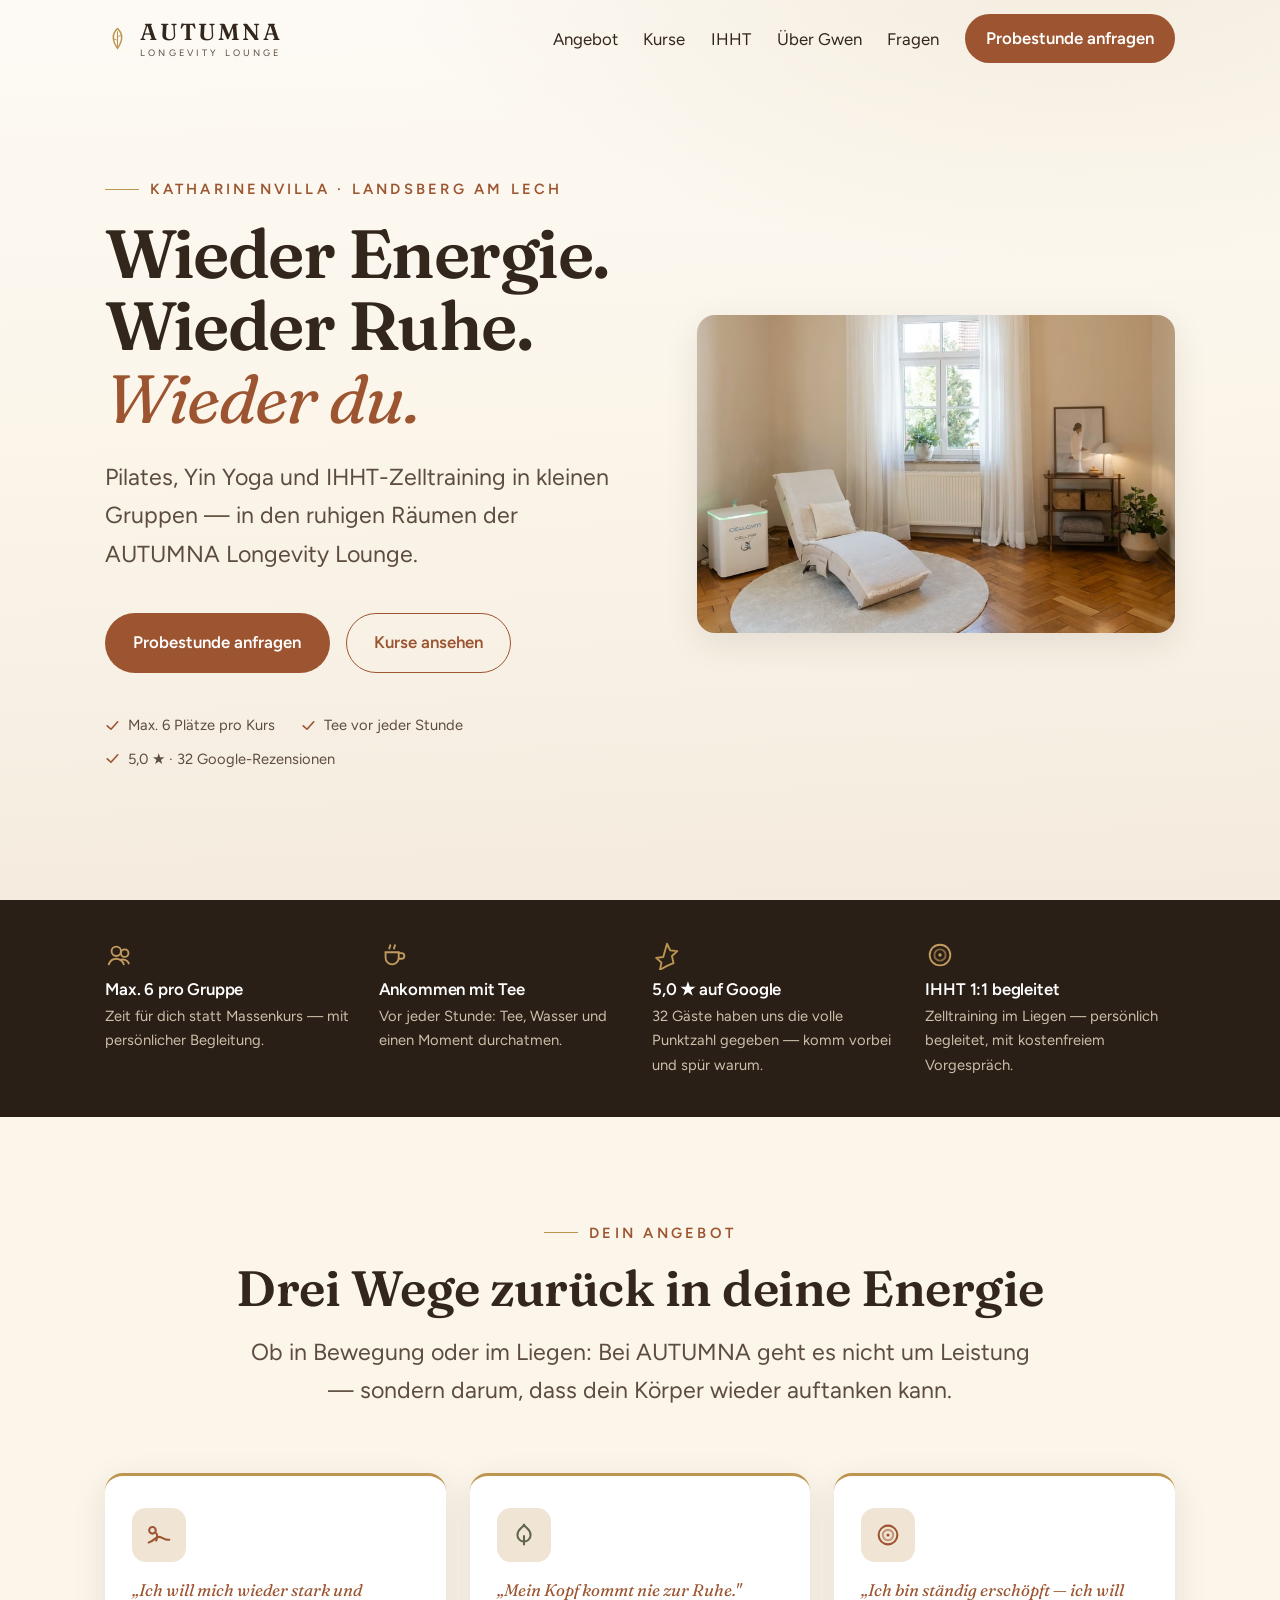
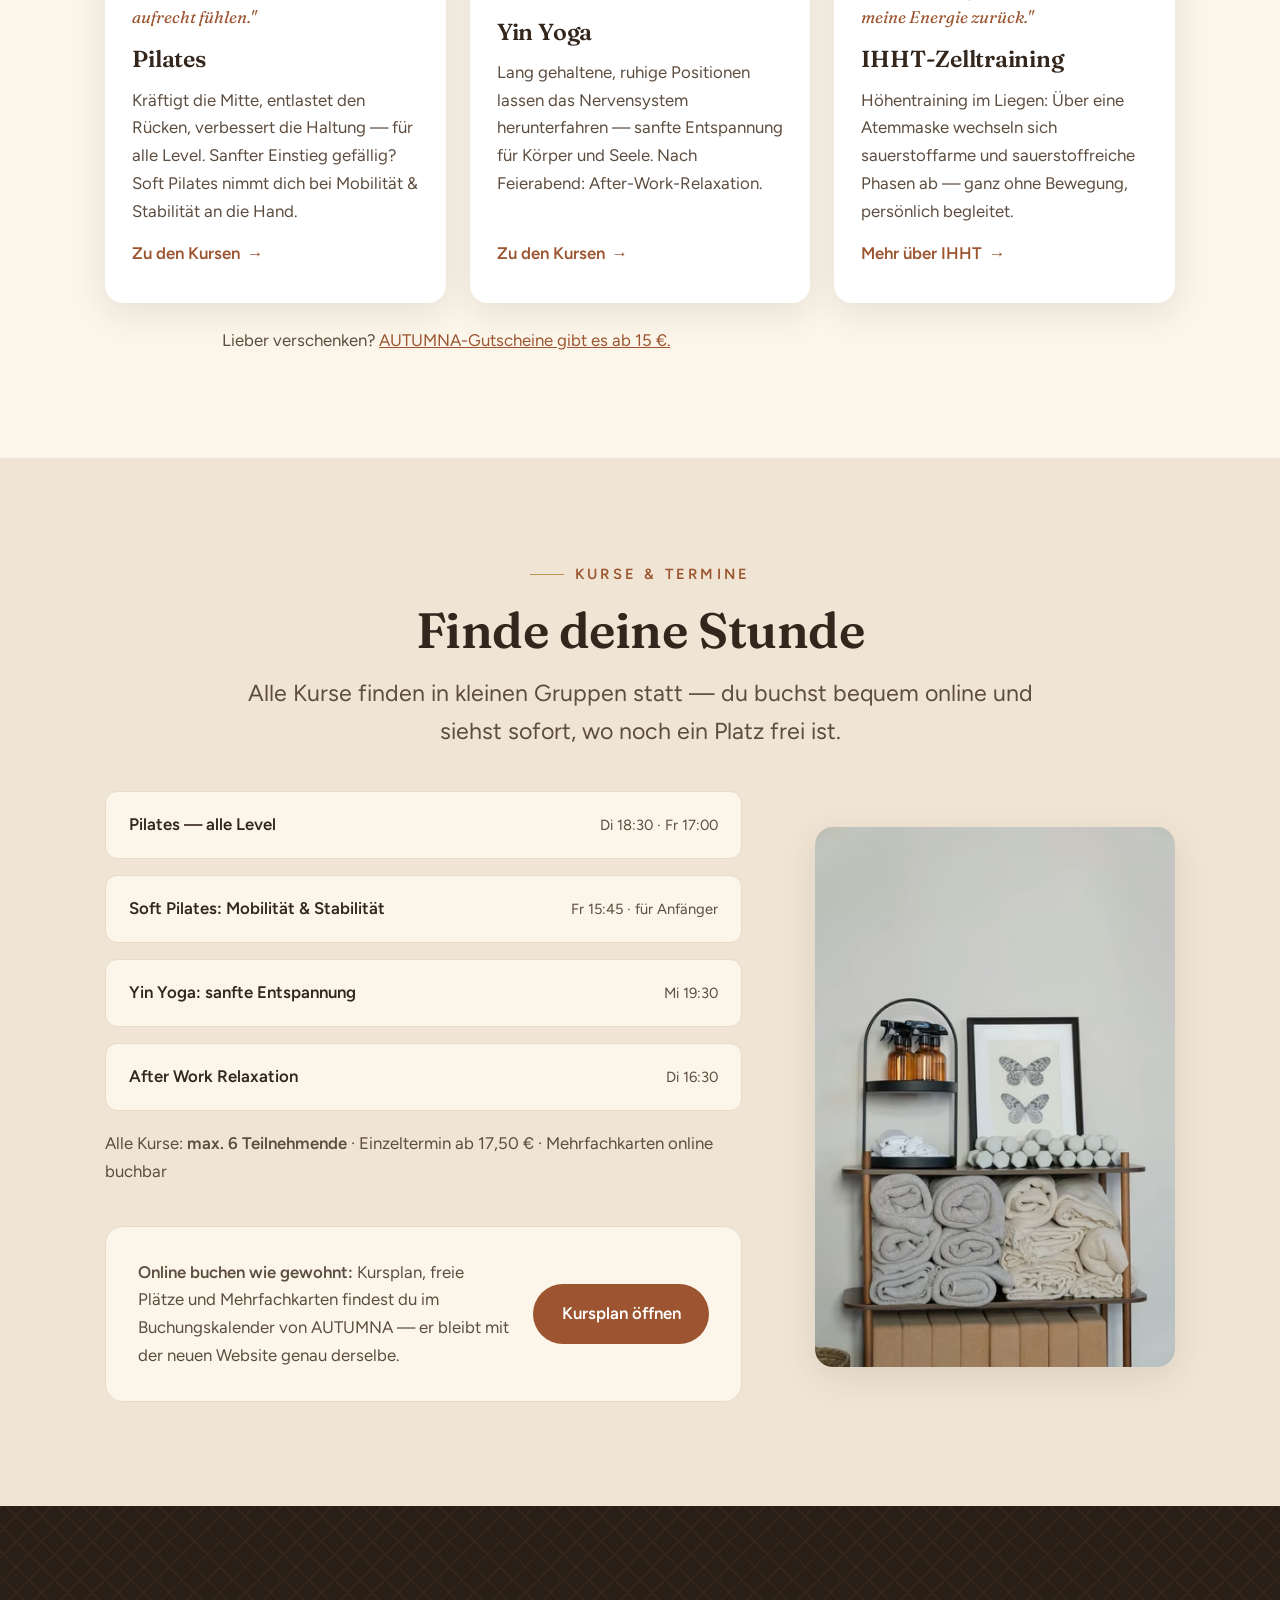
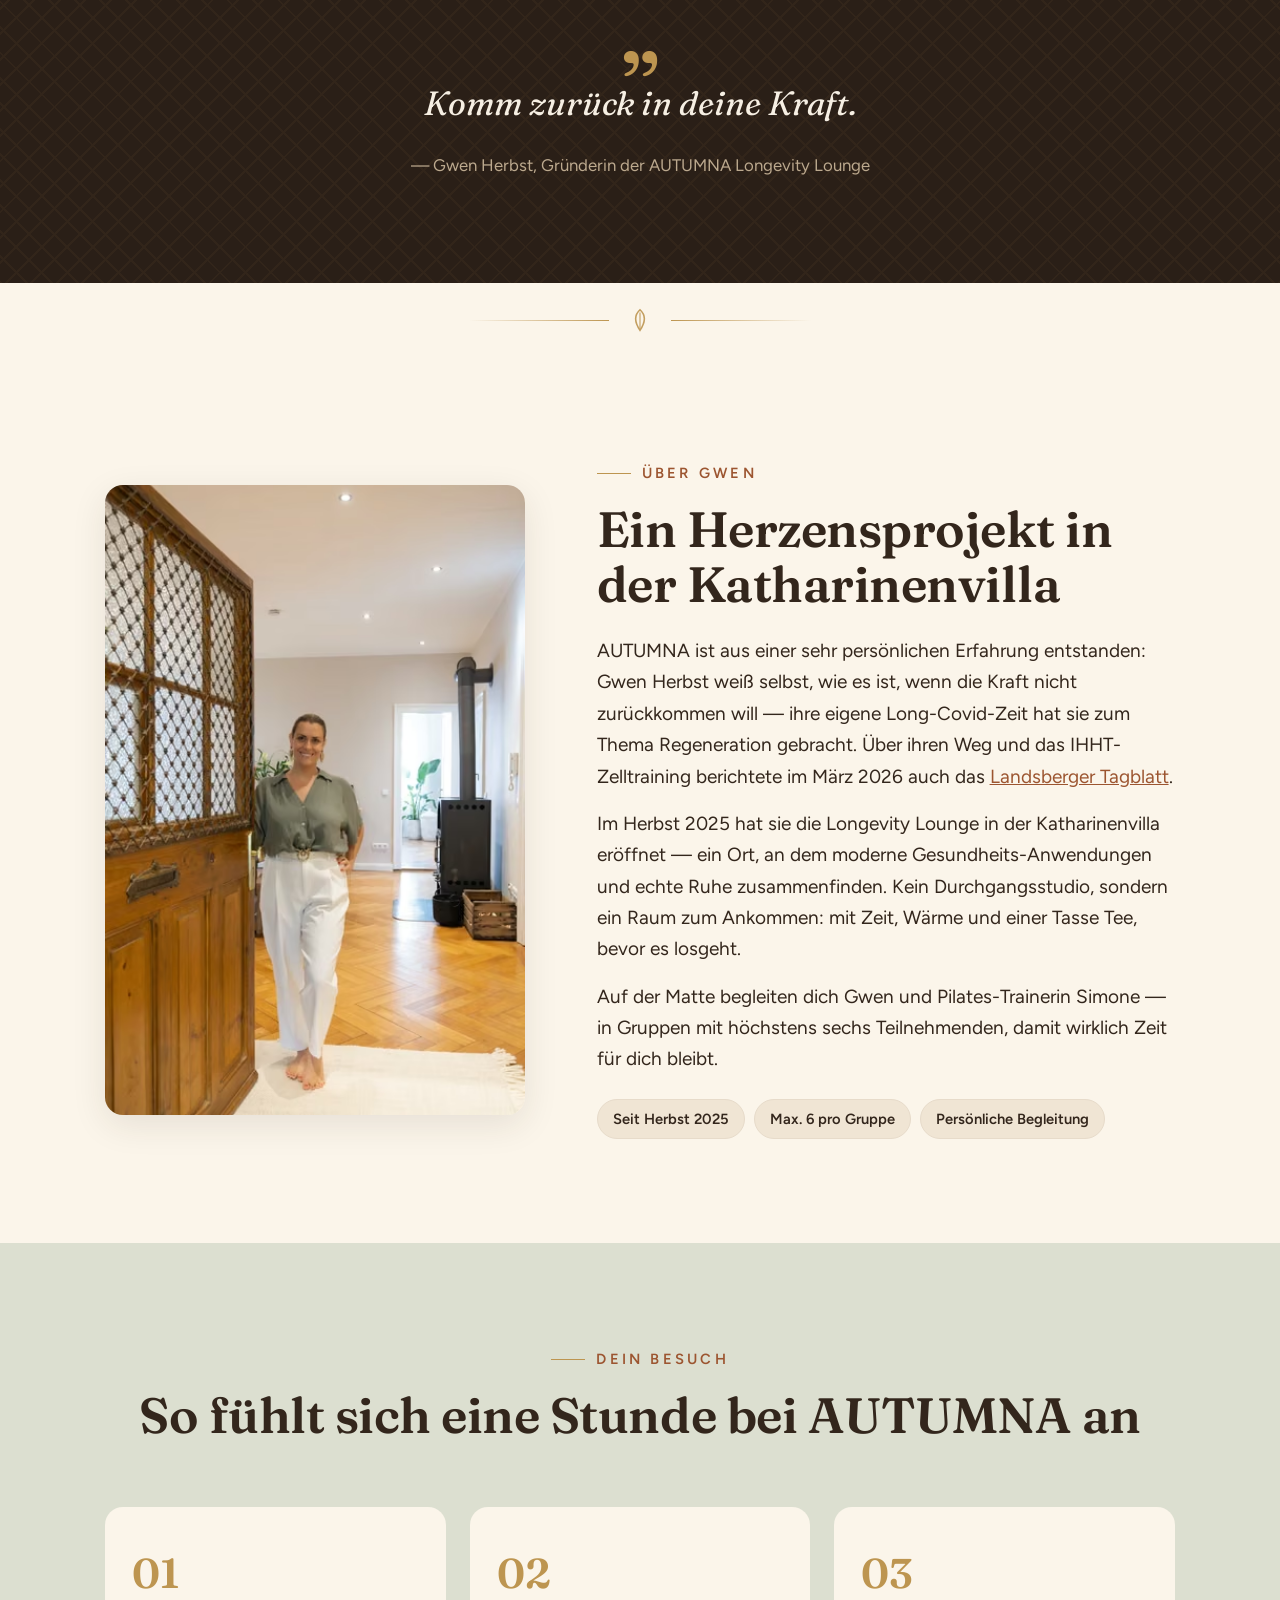
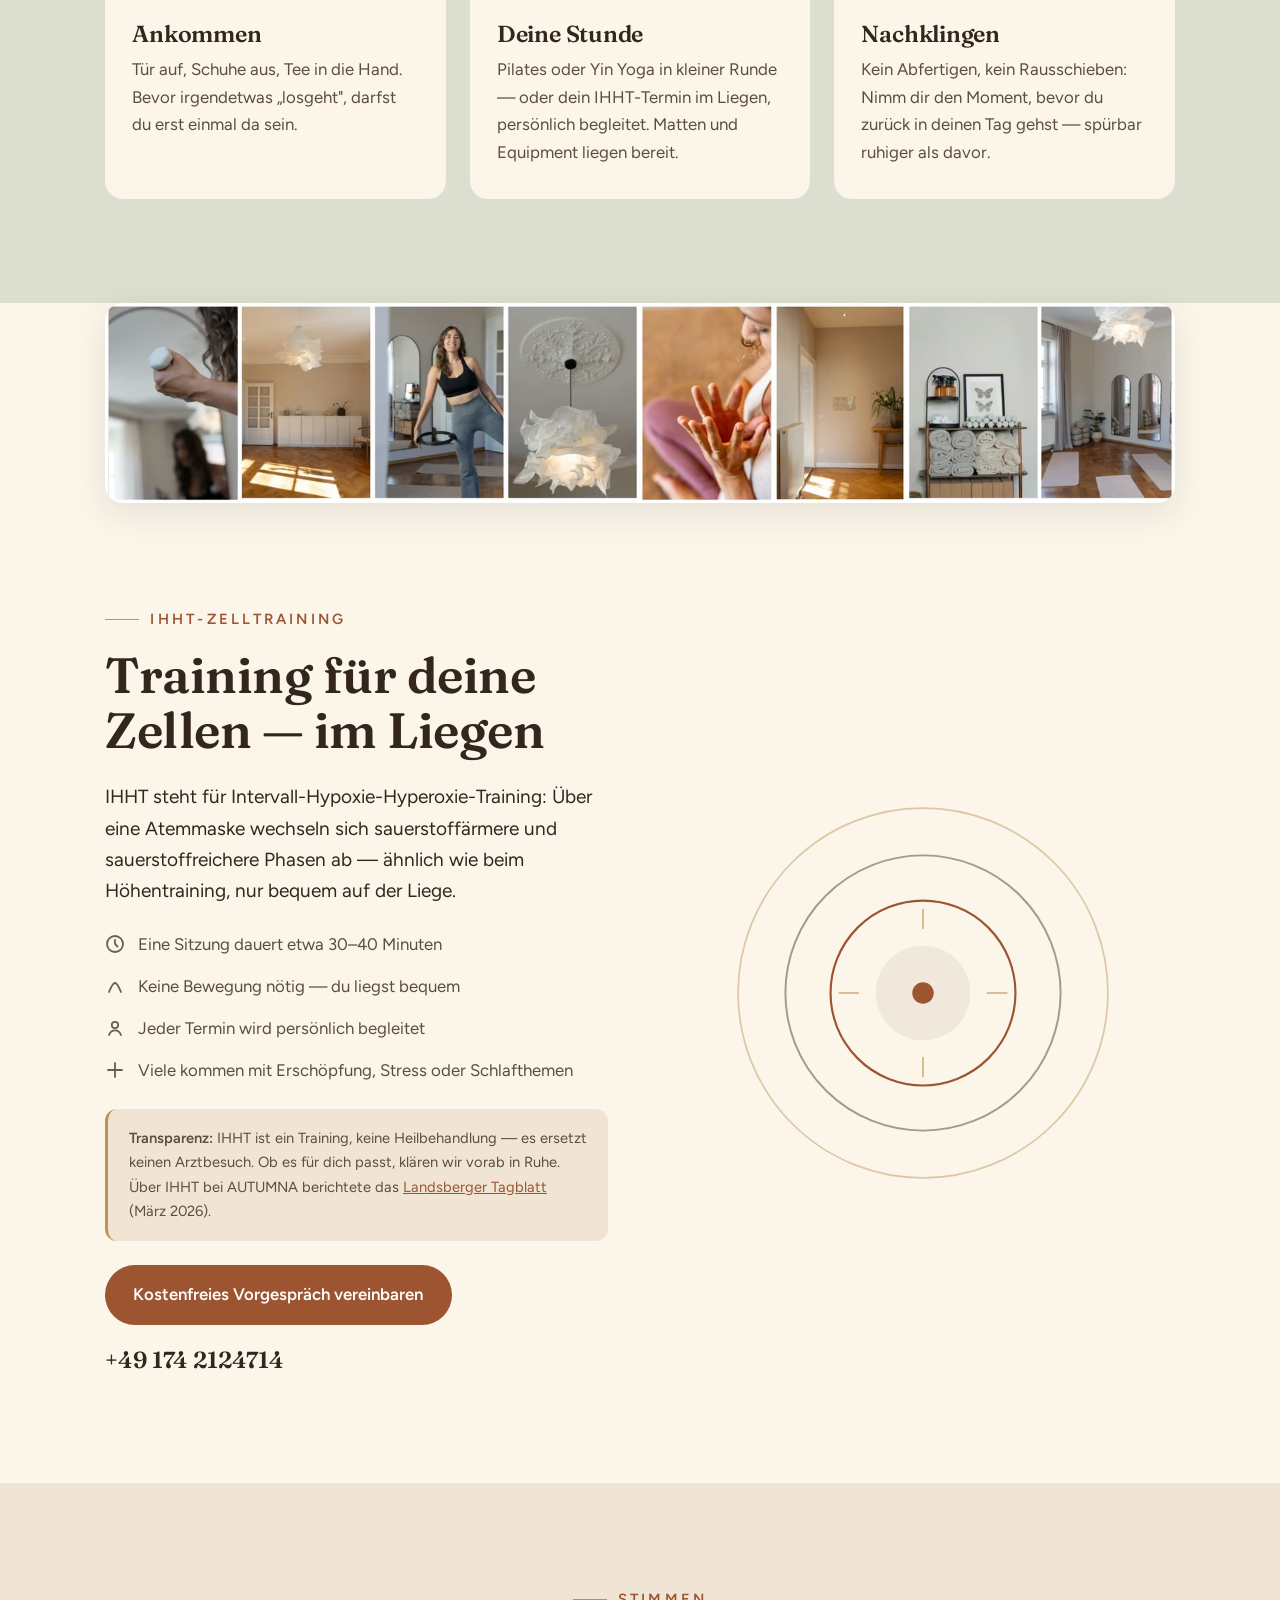
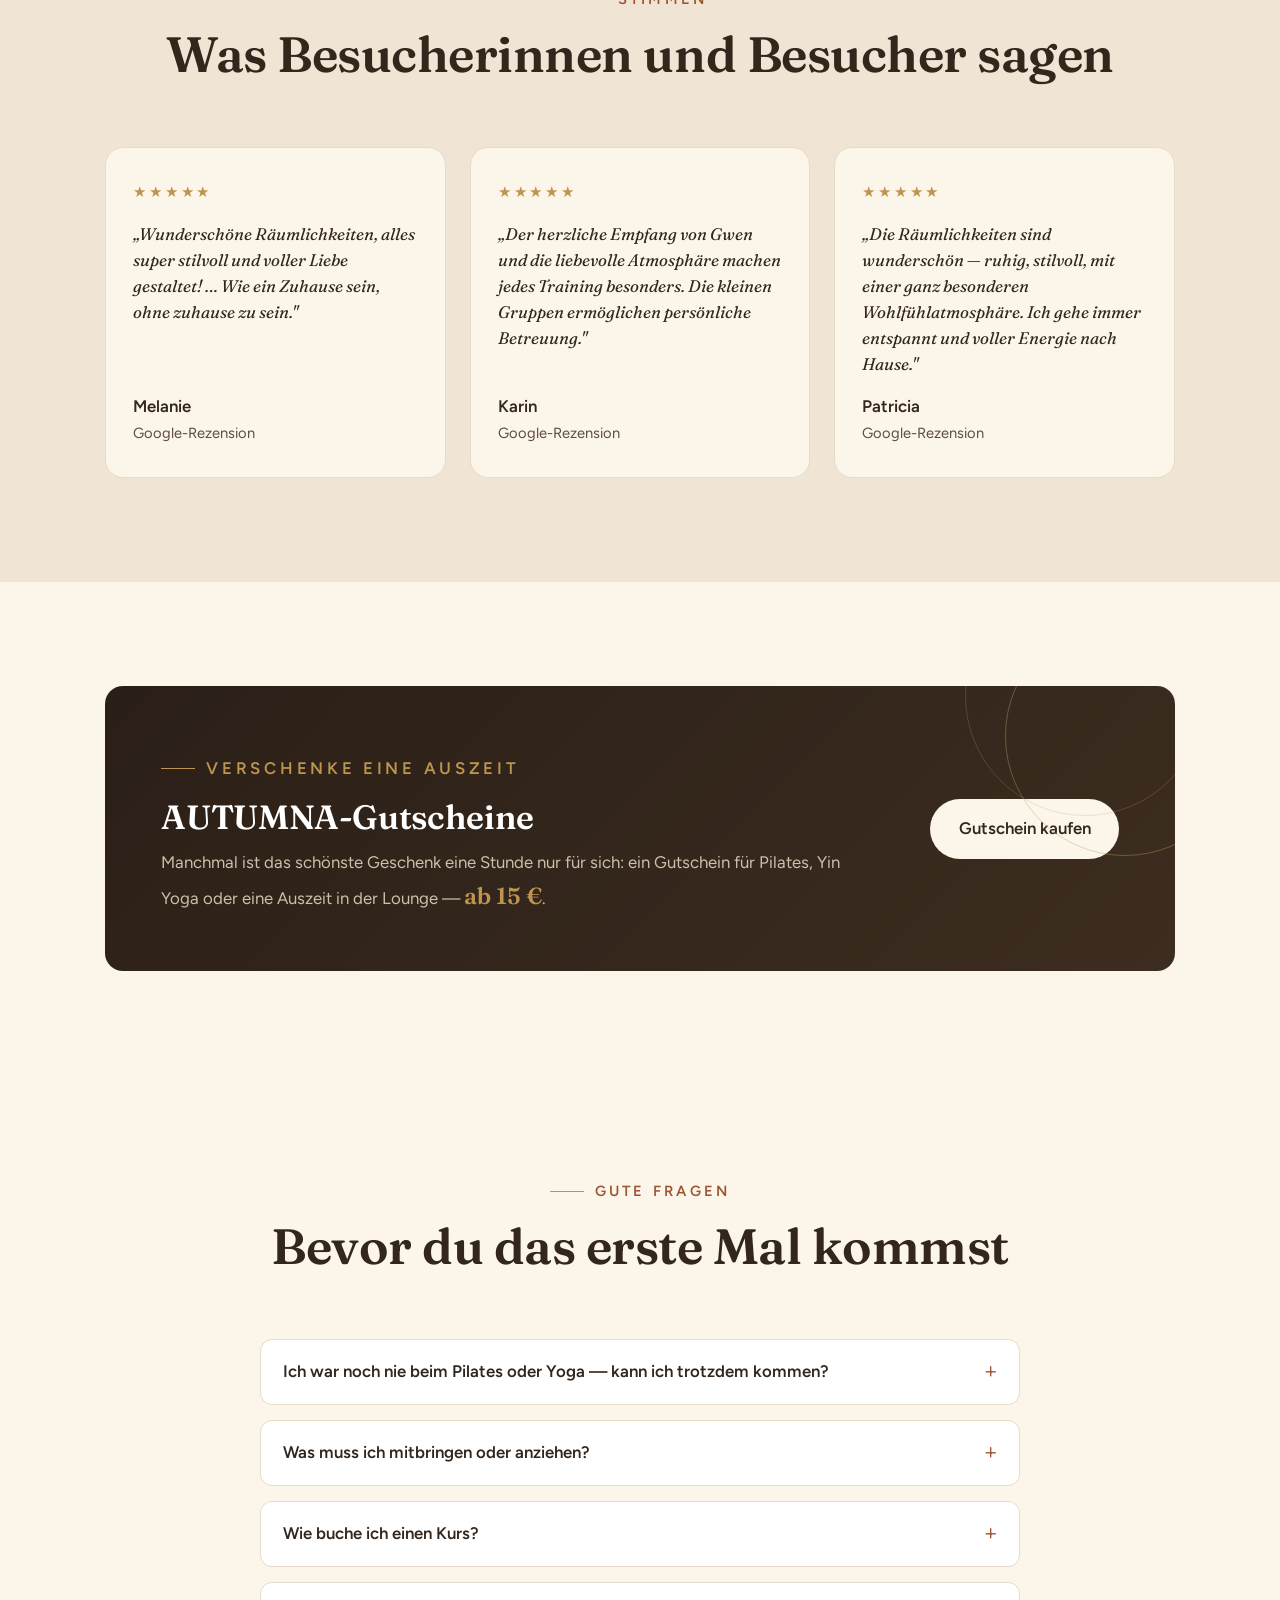
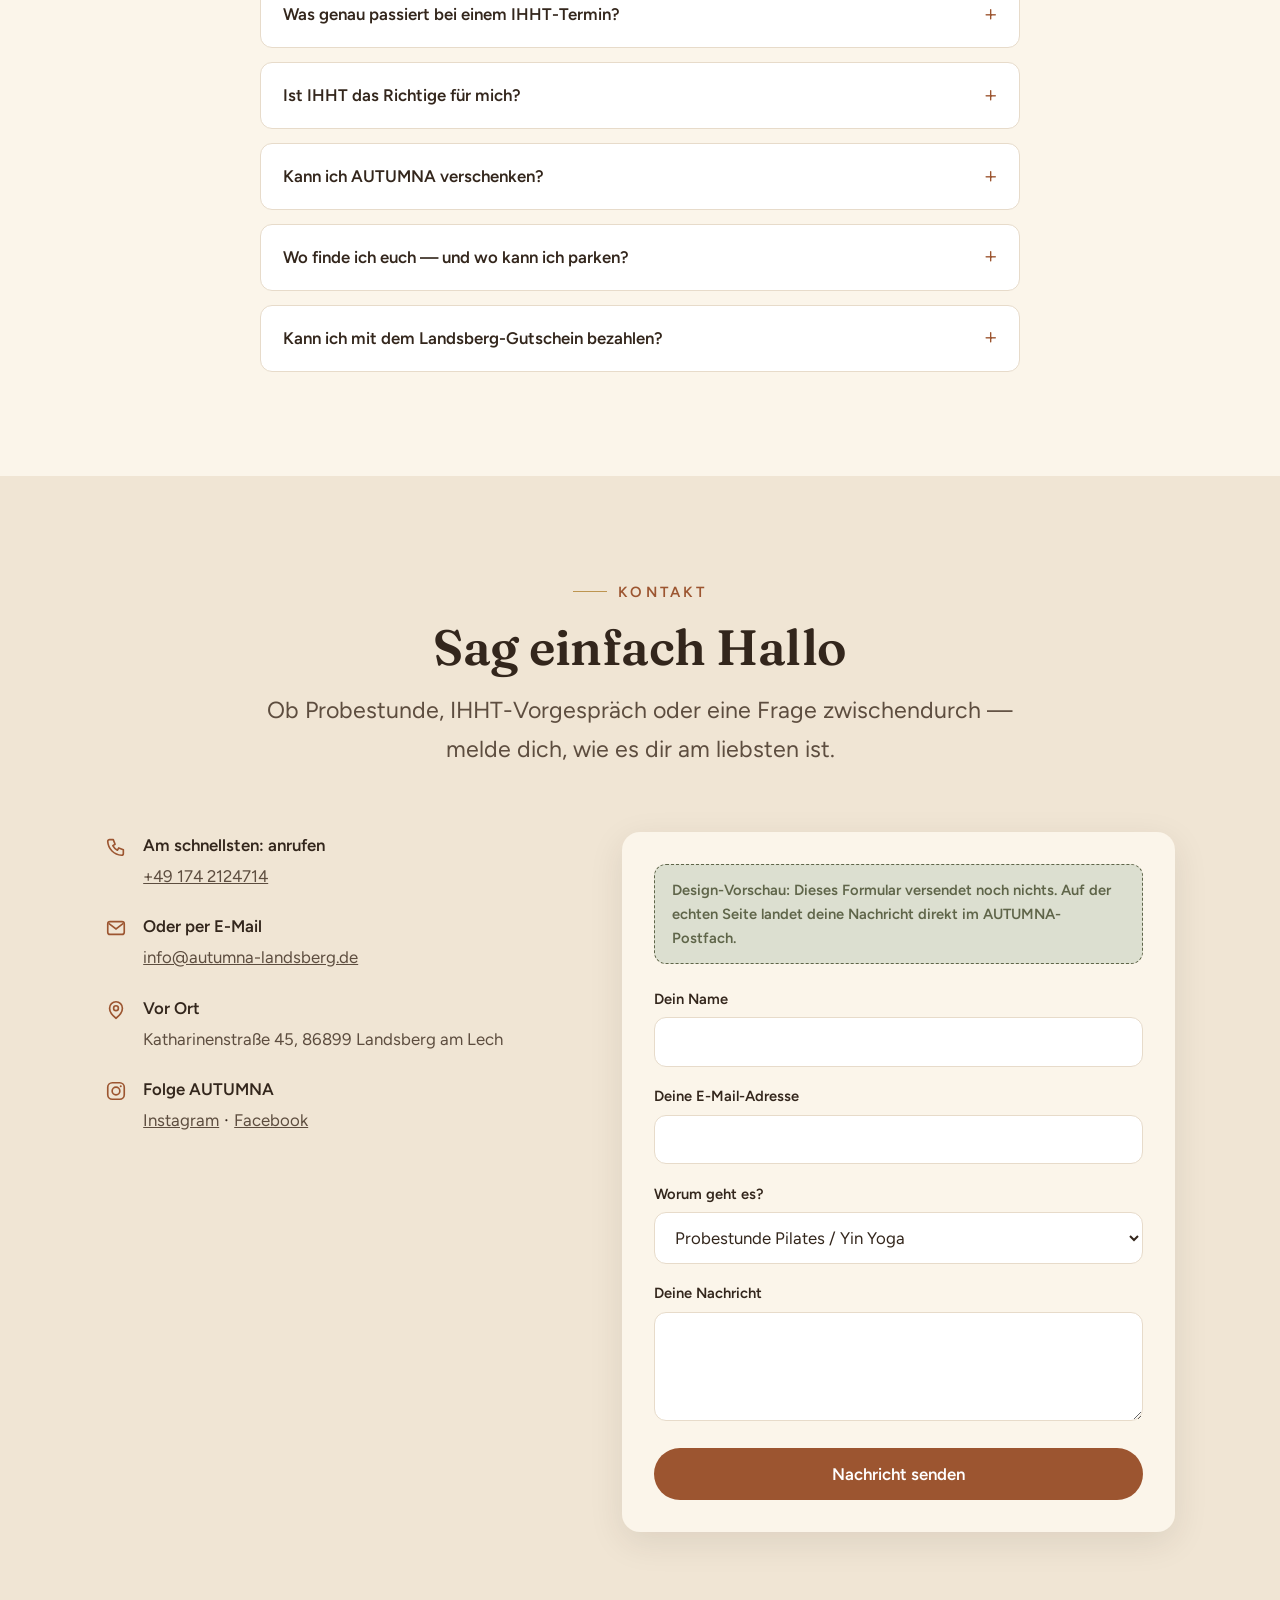
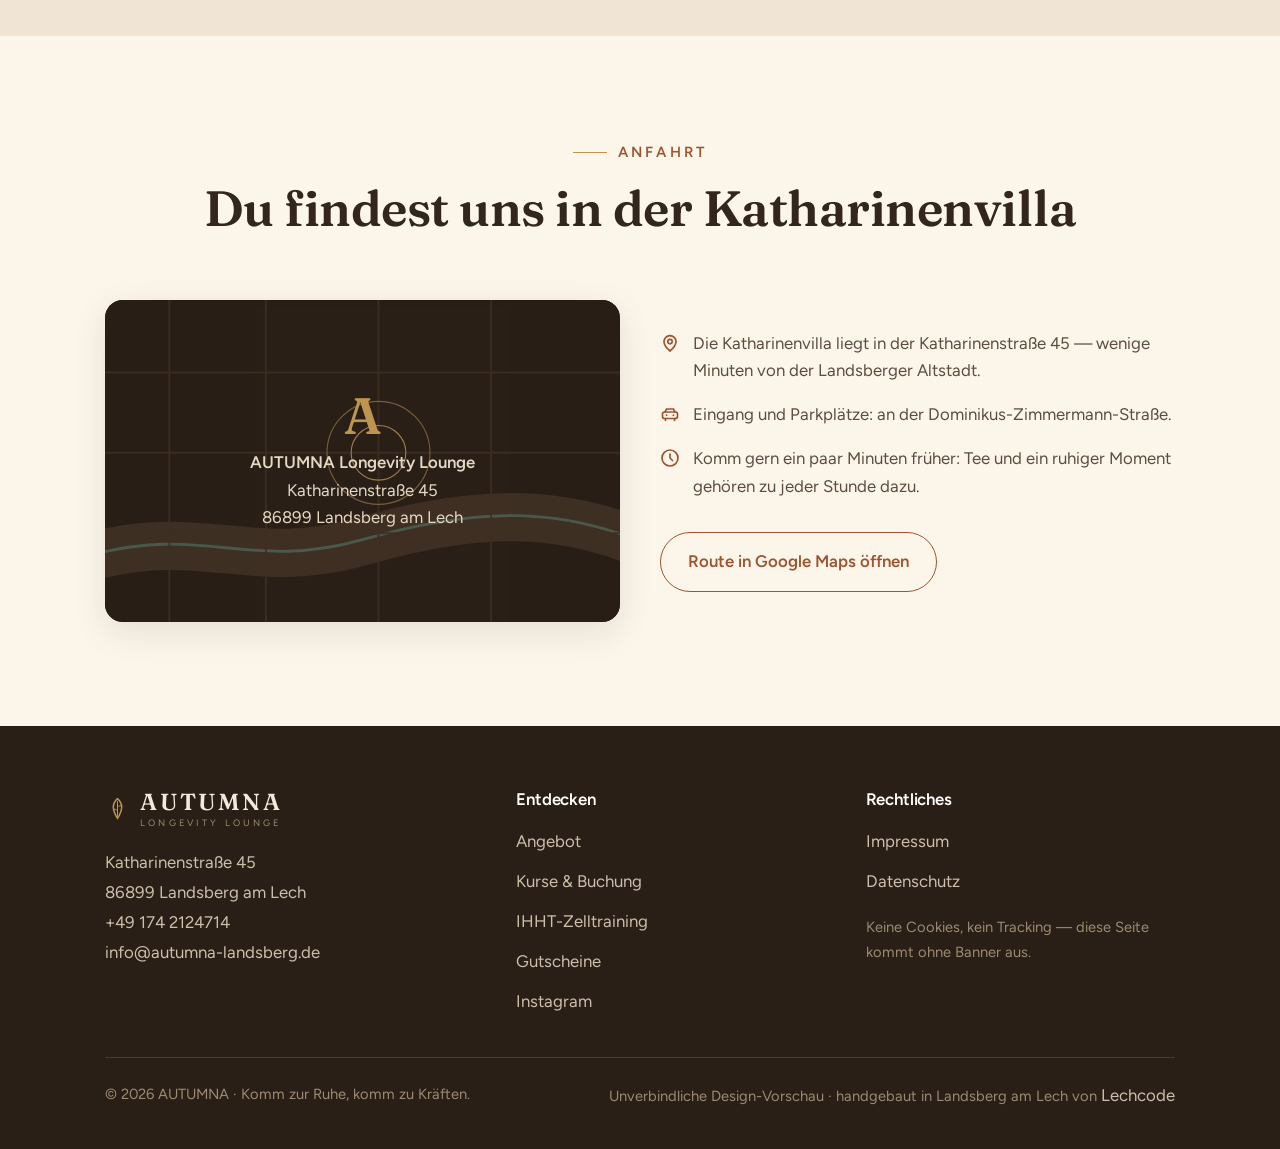
<file: index.html>
<!DOCTYPE html>
<!--
  ╔══════════════════════════════════════════════════════════════════╗
  ║  AUTUMNA Longevity Lounge · Katharinenvilla Landsberg am Lech     ║
  ║  Unverbindliche DESIGN-VORSCHAU · erstellt von Lechcode           ║
  ║  Single-File, kein Build. Stand: 12.06.2026                       ║
  ╠══════════════════════════════════════════════════════════════════╣
  ║  DEMO-Modus (Kalt-Akquise): Alle Texte NEU geschrieben aus den    ║
  ║  Fakten der Altseite (_projekt/INVENTAR.md). Keine Fotos der      ║
  ║  Altseite deployt (Urheberrecht) — Bild-Slots sind formatgleich   ║
  ║  zu den 20 gesicherten Originalen angelegt (1-Klick-Tausch bei    ║
  ║  Beauftragung, siehe _projekt/beweise/ALT-ASSETS.md).             ║
  ║  Formular versendet nichts (ehrlicher Demo-Hinweis sichtbar).     ║
  ║  Offene Punkte: _projekt/OFFENE-FRAGEN.md                         ║
  ║  Pflege-Stellen: Suche nach „HIER:"                               ║
  ╚══════════════════════════════════════════════════════════════════╝
-->
<html lang="de">
<head>
  <meta charset="UTF-8" />
  <meta name="viewport" content="width=device-width, initial-scale=1.0" />
  <script>document.documentElement.classList.add('js');if(location.search.indexOf('foto')>-1)document.documentElement.classList.add('foto');</script>
  <!-- ENTFERNEN sobald Impressum+Datenschutz live & freigegeben -->
  <meta name="robots" content="noindex, nofollow" />
  <title>Pilates, Yin Yoga & IHHT in Landsberg am Lech | AUTUMNA</title>
  <meta name="description" content="AUTUMNA Longevity Lounge in der Katharinenvilla Landsberg am Lech: Pilates & Yin Yoga in kleinen Gruppen, IHHT-Zelltraining mit persönlicher Begleitung." />
  <meta property="og:title" content="AUTUMNA Longevity Lounge — komm zur Ruhe, komm zu Kräften" />
  <meta property="og:description" content="Pilates, Yin Yoga & IHHT-Zelltraining in der Katharinenvilla Landsberg. Kleine Gruppen, persönliche Begleitung, Tee vor jeder Stunde." />
  <meta property="og:type" content="website" />
  <meta property="og:locale" content="de_DE" />
  <meta property="og:image" content="https://lechcode.github.io/autumna-vorschau/assets/og.jpg" />
  <meta name="theme-color" content="#2a1f17" />
  <link rel="icon" href="data:image/svg+xml,%3Csvg xmlns='http://www.w3.org/2000/svg' viewBox='0 0 64 64'%3E%3Crect width='64' height='64' rx='14' fill='%232a1f17'/%3E%3Cpath d='M18 50 V30 a14 14 0 0 1 28 0 V50' fill='none' stroke='%23e9ddcb' stroke-width='3'/%3E%3Cpath d='M32 19 V50 M20 36 h24' stroke='%23c29b5e' stroke-width='1.6' opacity='.85'/%3E%3C/svg%3E" />
  <!-- Schriften lokal gehostet (DSGVO: keine Verbindung zu Google Fonts) — alle 4 preloaded gegen Layout-Shift -->
  <link rel="preload" href="assets/fonts/fraunces-600.woff2" as="font" type="font/woff2" crossorigin>
  <link rel="preload" href="assets/fonts/fraunces-italic.woff2" as="font" type="font/woff2" crossorigin>
  <link rel="preload" href="assets/fonts/figtree-400.woff2" as="font" type="font/woff2" crossorigin>
  <link rel="preload" href="assets/fonts/figtree-600.woff2" as="font" type="font/woff2" crossorigin>
  <!-- Hero-Foto preloaden (LCP): AVIF responsive — JPEG-Fallback lädt nur in Alt-Browsern -->
  <link rel="preload" as="image" type="image/avif"
        imagesrcset="assets/img/hero-400.avif 400w, assets/img/hero-800.avif 800w, assets/img/hero-1200.avif 1200w, assets/img/hero-1600.avif 1600w"
        imagesizes="(max-width: 900px) 92vw, 44vw">
  <link rel="stylesheet" href="assets/fonts.css">
  <script type="application/ld+json">
  {
    "@context": "https://schema.org",
    "@type": ["LocalBusiness", "ExerciseGym"],
    "name": "AUTUMNA Longevity Lounge",
    "description": "Pilates, Yin Yoga und IHHT-Zelltraining in kleinen Gruppen — in der Katharinenvilla in Landsberg am Lech.",
    "url": "https://www.autumna-landsberg.de/",
    "telephone": "+491742124714",
    "email": "info@autumna-landsberg.de",
    "address": {
      "@type": "PostalAddress",
      "streetAddress": "Katharinenstraße 45",
      "addressLocality": "Landsberg am Lech",
      "postalCode": "86899",
      "addressCountry": "DE"
    },
    "image": "https://lechcode.github.io/autumna-vorschau/assets/img/hero-1200.jpg",
    "priceRange": "Kurse ab 17,50 €, Gutscheine ab 15 €",
    "areaServed": "Landsberg am Lech",
    "sameAs": [
      "https://www.instagram.com/autumna_landsberg/",
      "https://www.facebook.com/profile.php?id=61581112683456"
    ]
  }
  </script>
  <style>
  /* ═══════ 1 · TOKENS — „Herbstlicht in der Villa" ═══════ */
  :root{
    --creme:#FBF5EA;          /* Grundton (Spätherbst, einen Hauch wärmer) */
    --sand:#F0E5D4;           /* Karten/Flächen (wärmer) */
    --sand-tief:#E7DBCA;      /* Linien auf Sand */
    --ink:#33261C;            /* Text — warmes Espresso */
    --ink-soft:#5d4d3f;       /* Sekundärtext */
    --kupfer:#9C5530;         /* Akzent/CTA (AA auf Creme) */
    --kupfer-tief:#7f4426;    /* Hover */
    --salbei:#5F6549;         /* Sekundärakzent, texttauglich */
    --salbei-flaeche:#DCDFD0; /* helle Salbei-Fläche */
    --gold:#BD9550;           /* NUR Deko: Linien, Zitatmarken, Blatt-Signatur (etwas tiefer) */
    --espresso:#2A1F17;       /* Footer/dunkle Bühne */
    --weiss:#ffffff;

    --serif:'Fraunces','Fraunces Fallback',Georgia,serif;
    --sans:'Figtree','Figtree Fallback','Helvetica Neue',Arial,sans-serif;

    /* fluide Typo-Skala (Basis 17 px mobil — Zielgruppe liest gern größer) */
    --fs-xs:clamp(.82rem, .78rem + .2vw, .92rem);
    --fs-s:clamp(.95rem, .9rem + .25vw, 1.05rem);
    --fs-base:clamp(1.0625rem, 1rem + .3vw, 1.1875rem);
    --fs-m:clamp(1.2rem, 1.1rem + .5vw, 1.45rem);
    --fs-l:clamp(1.55rem, 1.35rem + 1vw, 2.1rem);
    --fs-xl:clamp(2rem, 1.6rem + 2vw, 3.1rem);
    --fs-hero:clamp(2.35rem, 1.7rem + 3.2vw, 4.3rem);

    --sp-1:.5rem; --sp-2:1rem; --sp-3:1.5rem; --sp-4:2.5rem; --sp-5:4rem; --sp-6:6.5rem;
    --radius:18px; --radius-s:12px;
    --ease:cubic-bezier(.22,.61,.25,1);
    --schatten:0 10px 34px rgba(51,38,28,.10);
    --maxw:1140px;
  }

  /* ═══════ 2 · BASIS ═══════ */
  *,*::before,*::after{box-sizing:border-box;margin:0;padding:0}
  html{scroll-behavior:smooth;scroll-padding-top:84px}
  @media (prefers-reduced-motion:reduce){html{scroll-behavior:auto}}
  body{
    font-family:var(--sans);font-size:var(--fs-base);line-height:1.65;
    color:var(--ink);background:var(--creme);
    -webkit-font-smoothing:antialiased;text-rendering:optimizeLegibility;
  }
  img,svg{display:block;max-width:100%}
  a{color:var(--kupfer)}
  a:hover{color:var(--kupfer-tief)}
  h1,h2,h3{font-family:var(--serif);font-weight:600;line-height:1.12;letter-spacing:-.01em}
  h2{font-size:var(--fs-xl)}
  h3{font-size:var(--fs-m)}
  p{max-width:62ch}
  ::selection{background:var(--gold);color:var(--espresso)}

  .wrap{max-width:var(--maxw);margin-inline:auto;padding-inline:clamp(1.1rem, 4vw, 2.2rem)}
  section{padding-block:var(--sp-6)}
  .eyebrow{
    font-size:var(--fs-xs);font-weight:600;letter-spacing:.22em;text-transform:uppercase;
    color:var(--kupfer);display:flex;align-items:center;gap:.7rem;margin-bottom:var(--sp-2);
  }
  .eyebrow::before{content:"";width:34px;height:1px;background:var(--gold);flex:none}
  /* Saison-Signatur: feine goldene Blatt-Trennlinie */
  .blatt-trenner{display:flex;align-items:center;justify-content:center;gap:1.1rem;color:var(--gold);padding-block:var(--sp-3)}
  .blatt-trenner::before,.blatt-trenner::after{content:"";height:1px;width:min(140px,20vw);background:linear-gradient(90deg,transparent,var(--gold))}
  .blatt-trenner::after{background:linear-gradient(90deg,var(--gold),transparent)}
  .blatt-trenner svg{width:26px;height:26px;flex:none;opacity:.9}
  .center .eyebrow{justify-content:center}
  .center{text-align:center}
  .center p{margin-inline:auto}
  .sub{color:var(--ink-soft);font-size:var(--fs-m);max-width:54ch;margin-top:var(--sp-2)}

  /* Skip-Link */
  .skip{position:absolute;left:-999px;top:0;background:var(--espresso);color:var(--creme);
    padding:.8rem 1.2rem;z-index:200;border-radius:0 0 var(--radius-s) 0}
  .skip:focus{left:0}
  .sr-only{position:absolute;width:1px;height:1px;padding:0;margin:-1px;overflow:hidden;clip:rect(0 0 0 0);white-space:nowrap;border:0}

  /* Fokus sichtbar */
  :focus-visible{outline:3px solid var(--kupfer);outline-offset:3px;border-radius:4px}

  /* ═══════ 3 · BUTTONS ═══════ */
  .btn{
    display:inline-flex;align-items:center;justify-content:center;gap:.55rem;
    font-family:var(--sans);font-weight:600;font-size:var(--fs-s);
    padding:.95rem 1.7rem;border-radius:999px;text-decoration:none;cursor:pointer;
    border:1.5px solid transparent;min-height:48px;
    transition:transform .25s var(--ease), background .25s var(--ease), color .25s var(--ease), border-color .25s var(--ease);
  }
  .btn-voll{background:var(--kupfer);color:#fff}
  .btn-voll:hover{background:var(--kupfer-tief);color:#fff;transform:translateY(-2px)}
  .btn-zart{border-color:var(--kupfer);color:var(--kupfer);background:transparent}
  .btn-zart:hover{background:var(--kupfer);color:#fff;transform:translateY(-2px)}
  .btn-hell{background:var(--creme);color:var(--ink)}
  .btn-hell:hover{background:#fff;color:var(--ink);transform:translateY(-2px)}

  /* ═══════ 4 · NAVIGATION ═══════ */
  .nav{
    position:fixed;inset-inline:0;top:0;z-index:100;
    transition:background .35s var(--ease), box-shadow .35s var(--ease);
  }
  .nav.scrolled{background:rgba(250,246,240,.86);backdrop-filter:blur(14px);-webkit-backdrop-filter:blur(14px);box-shadow:0 1px 0 rgba(51,38,28,.08)}
  .nav-inner{display:flex;align-items:center;justify-content:space-between;gap:1rem;padding-block:.9rem}
  .marke{display:flex;flex-direction:row;align-items:center;gap:.62rem;line-height:1;text-decoration:none;color:var(--ink)}
  .marke-blatt{width:25px;height:25px;flex:none;color:var(--gold)}
  .marke-text{display:flex;flex-direction:column;line-height:1}
  .marke strong{font-family:var(--serif);font-weight:600;font-size:1.45rem;letter-spacing:.12em}
  .marke span{font-size:.58rem;letter-spacing:.34em;text-transform:uppercase;color:var(--ink-soft);margin-top:.32rem}
  .nav-links{display:flex;align-items:center;gap:1.6rem;list-style:none}
  .nav-links a:not(.btn){color:var(--ink);text-decoration:none;font-size:var(--fs-s);font-weight:400}
  .nav-links a:not(.btn):hover{color:var(--kupfer)}
  .nav-links .btn{padding:.6rem 1.25rem;min-height:42px}
  .burger{display:none;background:none;border:0;width:48px;height:48px;cursor:pointer;position:relative;z-index:130}
  .burger span{display:block;width:26px;height:2px;background:var(--ink);margin:6px auto;transition:transform .3s var(--ease), opacity .3s var(--ease)}
  .burger[aria-expanded="true"] span:nth-child(1){transform:translateY(8px) rotate(45deg)}
  .burger[aria-expanded="true"] span:nth-child(2){opacity:0}
  .burger[aria-expanded="true"] span:nth-child(3){transform:translateY(-8px) rotate(-45deg)}
  @media (max-width:900px){
    .nav-links{
      position:fixed;inset:0;background:var(--creme);flex-direction:column;justify-content:center;
      font-size:1.3rem;gap:2rem;transform:translateY(-102%);transition:transform .4s var(--ease);z-index:120;
    }
    .nav-links.offen{transform:translateY(0)}
    .nav-links a:not(.btn){font-size:1.35rem}
    .burger{display:block}
  }

  /* ═══════ 5 · HERO — Villa-Licht ═══════ */
  .hero{
    min-height:100svh;display:grid;align-items:center;
    padding-block:7.5rem 4.5rem;position:relative;overflow:hidden;
    background:
      radial-gradient(1100px 520px at 84% -8%, rgba(194,155,94,.16), transparent 64%),
      linear-gradient(178deg, #FDFAF5 0%, var(--creme) 46%, #F4EBDE 100%);
  }
  .foto .hero{min-height:auto}
  .hero-grid{display:grid;grid-template-columns:1.05fr .95fr;gap:clamp(2rem,5vw,4.5rem);align-items:center}
  .hero h1{font-size:var(--fs-hero);max-width:13ch;letter-spacing:-.022em;line-height:1.06}
  .hero h1 em{font-style:italic;font-weight:400;color:var(--kupfer)}
  .hero .lead{font-size:var(--fs-m);color:var(--ink-soft);margin-top:var(--sp-3);max-width:46ch}
  .hero-ctas{display:flex;flex-wrap:wrap;gap:1rem;margin-top:var(--sp-4)}
  .hero-fakten{display:flex;flex-wrap:wrap;gap:.6rem 1.6rem;margin-top:var(--sp-4);padding:0;list-style:none;font-size:var(--fs-xs);color:var(--ink-soft)}
  .hero-fakten li{display:flex;align-items:center;gap:.5rem}
  .hero-fakten svg{width:15px;height:15px;flex:none}
  /* Bild-Slot im 3:2-Format des Hero-Fotos (343942) */
  .hero-buehne{aspect-ratio:3/2;border-radius:var(--radius);overflow:hidden;box-shadow:var(--schatten);position:relative}
  .hero-buehne img{width:100%;height:100%;object-fit:cover}
  /* Staffel-Einblendung beim Laden (nur mit JS, reduced-motion: aus) */
  .js .hero .stufe{opacity:0;transform:translateY(18px);animation:aufstehen .8s var(--ease) forwards}
  .js .hero .stufe:nth-child(2){animation-delay:.12s}
  .js .hero .stufe:nth-child(3){animation-delay:.24s}
  .js .hero .stufe:nth-child(4){animation-delay:.36s}
  .js .hero .stufe:nth-child(5){animation-delay:.48s}
  .js .hero-buehne{opacity:0;animation:aufstehen 1s .3s var(--ease) forwards}
  @keyframes aufstehen{to{opacity:1;transform:none}}
  .foto .hero .stufe,.foto .hero-buehne{opacity:1 !important;transform:none !important;animation:none !important}
  @media (max-width:900px){
    .hero-grid{grid-template-columns:1fr}
    .hero{padding-top:6.5rem}
    .hero-buehne{order:-1;max-height:34svh}
    .hero-buehne svg{height:100%;width:100%;object-fit:cover}
  }

  /* ═══════ 6 · VERTRAUENSLEISTE ═══════ */
  .leiste{background:var(--espresso);color:#EFE6D8;padding-block:var(--sp-4)}
  .leiste-grid{display:grid;grid-template-columns:repeat(4,1fr);gap:var(--sp-3)}
  .leiste h3{font-size:var(--fs-s);color:#fff;font-family:var(--sans);font-weight:600;margin-top:.65rem}
  .leiste p{font-size:var(--fs-xs);color:#CDBFA9;margin-top:.3rem}
  .leiste svg{width:30px;height:30px}
  @media (max-width:900px){.leiste-grid{grid-template-columns:repeat(2,1fr)}}
  @media (max-width:540px){.leiste-grid{grid-template-columns:1fr 1fr;gap:1.2rem}}

  /* ═══════ 7 · ANGEBOTE ═══════ */
  .karten{display:grid;grid-template-columns:repeat(3,1fr);gap:var(--sp-3);margin-top:var(--sp-5)}
  .karte{
    background:#fff;border-radius:var(--radius);padding:2rem 1.7rem 2.2rem;box-shadow:var(--schatten);
    display:flex;flex-direction:column;gap:.9rem;border-top:3px solid var(--gold);
    transition:transform .3s var(--ease), box-shadow .3s var(--ease);
  }
  .karte:hover{transform:translateY(-4px);box-shadow:0 16px 44px rgba(51,38,28,.14)}
  .karte .motiv{width:54px;height:54px;border-radius:14px;display:grid;place-items:center;background:var(--sand)}
  .karte .motiv svg{width:30px;height:30px}
  .karte h3{font-size:var(--fs-m)}
  .karte .frage{font-style:italic;font-family:var(--serif);font-weight:400;color:var(--kupfer);font-size:var(--fs-s)}
  .karte p{font-size:var(--fs-s);color:var(--ink-soft)}
  .karte .mehr{margin-top:auto;font-weight:600;font-size:var(--fs-s);text-decoration:none;display:inline-flex;gap:.4rem;align-items:center}
  .angebot-zeile{margin-top:var(--sp-3);text-align:center;color:var(--ink-soft);font-size:var(--fs-s)}
  @media (max-width:900px){.karten{grid-template-columns:1fr;max-width:480px;margin-inline:auto}}

  /* ═══════ 8 · KURSE & BUCHUNG ═══════ */
  .kurse{background:var(--sand)}
  .kurse-grid{display:grid;grid-template-columns:1.25fr .75fr;gap:clamp(2rem,4vw,3.5rem);align-items:center;margin-top:var(--sp-4)}
  .kurse-foto{aspect-ratio:2/3;border-radius:var(--radius);overflow:hidden;box-shadow:var(--schatten);max-width:360px;justify-self:end}
  .kurse-foto img{width:100%;height:100%;object-fit:cover}
  @media (max-width:900px){.kurse-grid{grid-template-columns:1fr}.kurse-foto{justify-self:center;max-width:300px}}
  .kursliste{display:grid;grid-template-columns:1fr;gap:var(--sp-2);list-style:none}
  .kurs{
    background:var(--creme);border-radius:var(--radius-s);padding:1.2rem 1.4rem;
    display:flex;justify-content:space-between;align-items:center;gap:1rem;border:1px solid var(--sand-tief);
  }
  .kurs strong{font-weight:600;font-size:var(--fs-s)}
  .kurs span{font-size:var(--fs-xs);color:var(--ink-soft);white-space:nowrap}
  .buchen-box{margin-top:var(--sp-4);background:var(--creme);border-radius:var(--radius);padding:2rem;display:grid;grid-template-columns:1fr auto;gap:1.5rem;align-items:center;border:1px solid var(--sand-tief)}
  .buchen-box p{font-size:var(--fs-s);color:var(--ink-soft)}
  @media (max-width:760px){.kursliste{grid-template-columns:1fr}.buchen-box{grid-template-columns:1fr}}

  /* ═══════ 9 · FUNDSTÜCK-ZITAT ═══════ */
  .zitat{background:var(--espresso);position:relative;overflow:hidden}
  .zitat::before{ /* Fischgrät-Andeutung, sehr dezent */
    content:"";position:absolute;inset:0;opacity:.05;
    background-image:repeating-linear-gradient(45deg, #C29B5E 0 2px, transparent 2px 18px),
                     repeating-linear-gradient(-45deg, #C29B5E 0 2px, transparent 2px 18px);
  }
  .zitat blockquote{position:relative;text-align:center;max-width:760px;margin-inline:auto}
  .zitat .marke-auf{font-family:var(--serif);font-size:5rem;line-height:.6;color:var(--gold);display:block;margin-bottom:1.4rem}
  .zitat p{font-family:var(--serif);font-style:italic;font-weight:400;font-size:var(--fs-l);color:#F6EFE3;line-height:1.35;max-width:none}
  .zitat .wer{margin-top:1.6rem;color:#BCA98E;font-size:var(--fs-s)}

  /* ═══════ 10 · ÜBER GWEN ═══════ */
  .ueber-grid{display:grid;grid-template-columns:.85fr 1.15fr;gap:clamp(2rem,5vw,4.5rem);align-items:center}
  /* Slot exakt im 2:3-Format des echten Porträts (346633.webp) */
  .portraet{aspect-ratio:2/3;border-radius:var(--radius);overflow:hidden;box-shadow:var(--schatten);max-width:420px}
  .portraet img{width:100%;height:100%;object-fit:cover}
  /* Galerie-Band (346781: 8er-Collage der Altseite) */
  .band{padding-block:0}
  .band img{width:100%;height:auto;border-radius:var(--radius);box-shadow:var(--schatten)}
  .ueber-text p + p{margin-top:1rem}
  .ueber-text .merkmale{display:flex;flex-wrap:wrap;gap:.55rem;margin-top:var(--sp-3);padding:0;list-style:none}
  .ueber-text .merkmale li{font-size:var(--fs-xs);font-weight:600;background:var(--sand);border:1px solid var(--sand-tief);border-radius:999px;padding:.45rem .95rem}
  @media (max-width:900px){.ueber-grid{grid-template-columns:1fr}.portraet{margin-inline:auto}}

  /* ═══════ 11 · DEIN BESUCH (3 Schritte) ═══════ */
  .schritte{background:var(--salbei-flaeche)}
  .schritte-grid{display:grid;grid-template-columns:repeat(3,1fr);gap:var(--sp-3);margin-top:var(--sp-5);counter-reset:schritt}
  .schritt{background:var(--creme);border-radius:var(--radius);padding:2rem 1.7rem;position:relative;counter-increment:schritt}
  .schritt::before{
    content:counter(schritt,decimal-leading-zero);
    font-family:var(--serif);font-weight:600;font-size:2.6rem;color:var(--gold);display:block;margin-bottom:.8rem;
  }
  .schritt h3{font-size:var(--fs-m)}
  .schritt p{font-size:var(--fs-s);color:var(--ink-soft);margin-top:.6rem}
  @media (max-width:900px){.schritte-grid{grid-template-columns:1fr;max-width:480px;margin-inline:auto}}

  /* ═══════ 12 · IHHT ═══════ */
  .ihht-grid{display:grid;grid-template-columns:1fr 1fr;gap:clamp(2rem,5vw,4.5rem);align-items:center}
  .zellen{aspect-ratio:1/1;max-width:430px;margin-inline:auto;width:100%}
  /* Zellatmungs-Puls — Motion-Budget Nr. 3 */
  .js .zelle-ring{transform-origin:center;animation:atmen 5.2s var(--ease) infinite}
  .js .zelle-ring.r2{animation-delay:1.1s}
  .js .zelle-ring.r3{animation-delay:2.2s}
  @keyframes atmen{0%,100%{transform:scale(1);opacity:.55}50%{transform:scale(1.075);opacity:1}}
  .ihht-fakten{list-style:none;margin-top:var(--sp-3);display:grid;gap:.9rem}
  .ihht-fakten li{display:flex;gap:.8rem;align-items:flex-start;font-size:var(--fs-s);color:var(--ink-soft)}
  .ihht-fakten svg{width:20px;height:20px;flex:none;margin-top:.2rem}
  .hinweis-box{
    margin-top:var(--sp-3);background:var(--sand);border-left:3px solid var(--gold);
    border-radius:var(--radius-s);padding:1.1rem 1.3rem;font-size:var(--fs-xs);color:var(--ink-soft);
  }
  .ihht-cta{margin-top:var(--sp-3);display:flex;flex-wrap:wrap;gap:1rem;align-items:center}
  .tel-gross{font-family:var(--serif);font-weight:600;font-size:var(--fs-m);color:var(--ink);text-decoration:none}
  .tel-gross:hover{color:var(--kupfer)}
  @media (max-width:900px){.ihht-grid{grid-template-columns:1fr}.zellen{max-width:320px}}

  /* ═══════ 13 · STIMMEN ═══════ */
  .stimmen{background:var(--sand)}
  .stimmen-grid{display:grid;grid-template-columns:repeat(3,1fr);gap:var(--sp-3);margin-top:var(--sp-5)}
  .stimme{background:var(--creme);border-radius:var(--radius);padding:2rem 1.7rem;display:flex;flex-direction:column;gap:1rem;border:1px solid var(--sand-tief)}
  .stimme .sterne{color:var(--gold);letter-spacing:.18em;font-size:.95rem}
  .stimme p{font-size:var(--fs-s);font-style:italic;font-family:var(--serif);font-weight:400;line-height:1.55}
  .stimme .quelle{margin-top:auto;font-size:var(--fs-xs);color:var(--ink-soft)}
  .stimme .quelle strong{color:var(--ink);font-weight:600;display:block;font-size:var(--fs-s)}
  @media (max-width:900px){.stimmen-grid{grid-template-columns:1fr;max-width:480px;margin-inline:auto}}

  /* ═══════ 14 · GUTSCHEINE ═══════ */
  .gutschein-box{
    background:linear-gradient(135deg, var(--espresso) 0%, #3d2d20 100%);color:#F2E9DA;
    border-radius:var(--radius);padding:clamp(2rem,5vw,3.5rem);display:grid;grid-template-columns:1fr auto;
    gap:2rem;align-items:center;position:relative;overflow:hidden;
  }
  .gutschein-box::after{content:"";position:absolute;right:-70px;top:-70px;width:240px;height:240px;border-radius:50%;border:1.5px solid rgba(194,155,94,.4)}
  .gutschein-box::before{content:"";position:absolute;right:-30px;top:-110px;width:240px;height:240px;border-radius:50%;border:1.5px solid rgba(194,155,94,.25)}
  .gutschein-box h2{color:#fff;font-size:var(--fs-l)}
  .gutschein-box p{color:#CDBFA9;font-size:var(--fs-s);margin-top:.8rem}
  .gutschein-box .ab{font-family:var(--serif);color:var(--gold);font-size:var(--fs-m);font-weight:600}
  @media (max-width:760px){.gutschein-box{grid-template-columns:1fr}}

  /* ═══════ 15 · FAQ ═══════ */
  .faq-liste{max-width:760px;margin:var(--sp-5) auto 0;display:grid;gap:.9rem}
  .faq{background:#fff;border-radius:var(--radius-s);border:1px solid var(--sand-tief);overflow:hidden}
  .faq summary{
    list-style:none;cursor:pointer;display:flex;justify-content:space-between;align-items:center;gap:1rem;
    padding:1.15rem 1.4rem;font-weight:600;font-size:var(--fs-s);min-height:48px;
  }
  .faq summary::-webkit-details-marker{display:none}
  .faq summary::after{content:"+";font-family:var(--serif);font-size:1.5rem;color:var(--kupfer);transition:transform .3s var(--ease);flex:none;line-height:1}
  .faq[open] summary::after{transform:rotate(45deg)}
  .faq .antwort{padding:0 1.4rem 1.3rem;font-size:var(--fs-s);color:var(--ink-soft)}

  /* ═══════ 16 · KONTAKT ═══════ */
  .kontakt{background:var(--sand)}
  .kontakt-grid{display:grid;grid-template-columns:.9fr 1.1fr;gap:clamp(2rem,5vw,4rem);margin-top:var(--sp-5)}
  .kontakt-info{display:grid;gap:1.4rem;align-content:start}
  .kontakt-zeile{display:flex;gap:1rem;align-items:flex-start}
  .kontakt-zeile svg{width:22px;height:22px;flex:none;margin-top:.25rem}
  .kontakt-zeile strong{display:block;font-size:var(--fs-s)}
  .kontakt-zeile a,.kontakt-zeile span{color:var(--ink-soft);font-size:var(--fs-s)}
  .formular{background:var(--creme);border-radius:var(--radius);padding:2rem;box-shadow:var(--schatten)}
  .demo-hinweis{
    background:var(--salbei-flaeche);border:1px dashed var(--salbei);border-radius:var(--radius-s);
    padding:.8rem 1.1rem;font-size:var(--fs-xs);color:var(--salbei);font-weight:600;margin-bottom:1.4rem;
  }
  .feld{margin-bottom:1.1rem}
  .feld label{display:block;font-size:var(--fs-xs);font-weight:600;margin-bottom:.4rem}
  .feld input,.feld select,.feld textarea{
    width:100%;padding:.85rem 1rem;border:1.5px solid var(--sand-tief);border-radius:var(--radius-s);
    font-family:var(--sans);font-size:var(--fs-s);background:#fff;color:var(--ink);
  }
  .feld input:focus,.feld select:focus,.feld textarea:focus{outline:3px solid var(--kupfer);outline-offset:1px;border-color:var(--kupfer)}
  .formular .btn{width:100%}
  .form-erfolg{display:none;background:var(--salbei-flaeche);border-radius:var(--radius-s);padding:1.1rem 1.3rem;font-size:var(--fs-s);color:var(--salbei);margin-top:1rem}
  .form-erfolg.zeigen{display:block}
  @media (max-width:900px){.kontakt-grid{grid-template-columns:1fr}}

  /* ═══════ 17 · ANFAHRT ═══════ */
  .anfahrt-grid{display:grid;grid-template-columns:1fr 1fr;gap:var(--sp-4);align-items:center;margin-top:var(--sp-5)}
  .adresskarte{
    background:var(--espresso);border-radius:var(--radius);aspect-ratio:16/10;position:relative;overflow:hidden;
    display:grid;place-items:center;box-shadow:var(--schatten);
  }
  .adresskarte svg{position:absolute;inset:0;width:100%;height:100%}
  .adresskarte .pin{position:relative;text-align:center;color:#F2E9DA;padding:1rem}
  .adresskarte .pin .gross-a{font-family:var(--serif);font-size:3.2rem;font-weight:600;color:var(--gold);line-height:1}
  .adresskarte .pin p{font-size:var(--fs-s);margin-top:.5rem;color:#E6D9C4}
  .anfahrt-fakten{list-style:none;display:grid;gap:1rem}
  .anfahrt-fakten li{display:flex;gap:.8rem;align-items:flex-start;font-size:var(--fs-s);color:var(--ink-soft)}
  .anfahrt-fakten svg{width:20px;height:20px;flex:none;margin-top:.2rem}
  @media (max-width:900px){.anfahrt-grid{grid-template-columns:1fr}}

  /* ═══════ 18 · FOOTER ═══════ */
  .site-footer{background:var(--espresso);color:#CDBFA9;padding-block:var(--sp-5) var(--sp-4)}
  .site-footer .marke strong{color:#F2E9DA}
  .site-footer .marke span{color:#9C8B72}
  .footer-grid{display:grid;grid-template-columns:1.2fr 1fr 1fr;gap:var(--sp-4)}
  .site-footer h3{font-family:var(--sans);font-size:var(--fs-s);color:#fff;font-weight:600;margin-bottom:1rem}
  .site-footer ul{list-style:none;display:grid;gap:.55rem}
  .site-footer a{color:#CDBFA9;text-decoration:none;font-size:var(--fs-s)}
  .site-footer a:hover{color:var(--gold)}
  .site-footer .klein{margin-top:var(--sp-4);padding-top:var(--sp-3);border-top:1px solid rgba(205,191,169,.18);
    display:flex;flex-wrap:wrap;gap:.8rem 2rem;justify-content:space-between;font-size:var(--fs-xs);color:#9C8B72}
  .footer-adresse{font-style:normal;font-size:var(--fs-s);line-height:1.8}
  @media (max-width:760px){.footer-grid{grid-template-columns:1fr}}

  /* ═══════ 19 · MOBILE STICKY-LEISTE ═══════ */
  .sticky-leiste{
    position:fixed;bottom:0;inset-inline:0;z-index:90;display:none;
    background:rgba(42,31,23,.97);backdrop-filter:blur(10px);
    padding:.5rem max(.5rem, env(safe-area-inset-left)) max(.5rem, env(safe-area-inset-bottom));
  }
  .sticky-leiste a{
    flex:1;display:flex;flex-direction:column;align-items:center;gap:.18rem;text-decoration:none;
    color:#EFE6D8;font-size:.72rem;font-weight:600;padding:.45rem .2rem;border-radius:10px;min-height:48px;justify-content:center;
  }
  .sticky-leiste a:hover{background:rgba(255,255,255,.08);color:#fff}
  .sticky-leiste svg{width:19px;height:19px}
  .sticky-leiste .innen{display:flex;gap:.3rem;max-width:560px;margin-inline:auto}
  @media (max-width:760px){
    .sticky-leiste{display:block}
    body{padding-bottom:74px}
    .site-footer{padding-bottom:calc(var(--sp-4) + 64px)}
  }

  /* ═══════ 20 · REVEALS & MOTION-DISZIPLIN ═══════ */
  .js .reveal{opacity:0;transform:translateY(22px);transition:opacity .55s var(--ease), transform .55s var(--ease)}
  .js .reveal.da{opacity:1;transform:none}
  .foto .reveal{opacity:1 !important;transform:none !important}
  @media (prefers-reduced-motion:reduce){
    .js .reveal{opacity:1;transform:none;transition:none}
    .js .hero .stufe,.js .hero-buehne{opacity:1;animation:none;transform:none}
    .js .zelle-ring{animation:none}
    .btn,.karte{transition:none}
  }

  /* ═══════ 21 · PRINT (Aushang) ═══════ */
  @media print{
    .nav,.sticky-leiste,.hero-buehne,.formular,.gutschein-box,.zitat,.adresskarte{display:none !important}
    body{background:#fff;color:#000;font-size:11pt;padding-bottom:0}
    section{padding-block:1rem;page-break-inside:avoid}
    .hero{min-height:auto;padding-top:1rem}
    a::after{content:""}
    .site-footer{background:#fff;color:#000}
  }
  </style>
</head>
<body>
<a class="skip" href="#inhalt">Zum Inhalt springen</a>

<!-- ═══════ NAVIGATION ═══════ -->
<nav class="nav" id="navi" aria-label="Hauptnavigation">
  <div class="wrap nav-inner">
    <a class="marke" href="#start">
      <svg class="marke-blatt" viewBox="0 0 24 24" fill="none" aria-hidden="true"><path d="M12 2.5C7.6 6.4 5.7 12.2 12 21.5 18.3 12.2 16.4 6.4 12 2.5Z" stroke="currentColor" stroke-width="1.4"/><path d="M12 5V20" stroke="currentColor" stroke-width="1"/><path d="M12 10.5c1.5-1.1 2.9-1.5 4-1.4M12 14c-1.5-1.1-2.9-1.5-4-1.4" stroke="currentColor" stroke-width=".9" stroke-linecap="round"/></svg>
      <div class="marke-text"><strong>AUTUMNA</strong><span>Longevity Lounge</span></div>
    </a>
    <button class="burger" aria-expanded="false" aria-controls="menue" aria-label="Menü öffnen">
      <span></span><span></span><span></span>
    </button>
    <ul class="nav-links" id="menue">
      <li><a href="#angebot">Angebot</a></li>
      <li><a href="#kurse">Kurse</a></li>
      <li><a href="#ihht">IHHT</a></li>
      <li><a href="#ueber">Über Gwen</a></li>
      <li><a href="#faq">Fragen</a></li>
      <li><a class="btn btn-voll" href="#kontakt">Probestunde anfragen</a></li>
    </ul>
  </div>
</nav>

<main id="inhalt">

<!-- ═══════ HERO ═══════ -->
<header class="hero" id="start">
  <div class="wrap hero-grid">
    <div>
      <p class="eyebrow stufe">Katharinenvilla · Landsberg am Lech</p>
      <h1 class="stufe">Wieder Energie.<br>Wieder Ruhe. <em>Wieder du.</em></h1>
      <p class="lead stufe">Pilates, Yin Yoga und IHHT-Zelltraining in kleinen Gruppen — in den ruhigen Räumen der AUTUMNA Longevity Lounge.</p>
      <div class="hero-ctas stufe">
        <a class="btn btn-voll" href="#kontakt">Probestunde anfragen</a>
        <a class="btn btn-zart" href="#kurse">Kurse ansehen</a>
      </div>
      <ul class="hero-fakten stufe">
        <li><svg viewBox="0 0 20 20" fill="none" aria-hidden="true"><path d="M3 10.5 8 15 17 5" stroke="#9C5530" stroke-width="2.2" stroke-linecap="round" stroke-linejoin="round"/></svg>Max. 6 Plätze pro Kurs</li>
        <li><svg viewBox="0 0 20 20" fill="none" aria-hidden="true"><path d="M3 10.5 8 15 17 5" stroke="#9C5530" stroke-width="2.2" stroke-linecap="round" stroke-linejoin="round"/></svg>Tee vor jeder Stunde</li>
        <li><svg viewBox="0 0 20 20" fill="none" aria-hidden="true"><path d="M3 10.5 8 15 17 5" stroke="#9C5530" stroke-width="2.2" stroke-linecap="round" stroke-linejoin="round"/></svg>5,0&nbsp;★ · 32 Google-Rezensionen</li>
      </ul>
    </div>
    <!-- HIER: Hero-Foto (Original der Altseite, web-optimiert — Master-Prompt v1.7) -->
    <div class="hero-buehne">
      <picture>
        <source type="image/avif" srcset="assets/img/hero-400.avif 400w, assets/img/hero-800.avif 800w, assets/img/hero-1200.avif 1200w, assets/img/hero-1600.avif 1600w" sizes="(max-width: 900px) 92vw, 44vw">
        <img src="assets/img/hero-1200.jpg" srcset="assets/img/hero-400.jpg 400w, assets/img/hero-800.jpg 800w, assets/img/hero-1200.jpg 1200w, assets/img/hero-1600.jpg 1600w" sizes="(max-width: 900px) 92vw, 44vw"
             width="1620" height="1080" fetchpriority="high" decoding="async"
             alt="Lichtdurchfluteter Raum der AUTUMNA Longevity Lounge in der Katharinenvilla: IHHT-Liege auf Fischgrätparkett vor hohem Altbaufenster">
      </picture>
    </div>
  </div>
</header>

<!-- ═══════ VERTRAUENSLEISTE ═══════ -->
<section class="leiste">
  <h2 class="sr-only">Was AUTUMNA ausmacht</h2>
  <div class="wrap leiste-grid">
    <div class="reveal">
      <svg viewBox="0 0 32 32" fill="none" aria-hidden="true"><circle cx="12" cy="12" r="5" stroke="#C29B5E" stroke-width="2"/><circle cx="21" cy="14" r="4" stroke="#C29B5E" stroke-width="2"/><path d="M4 26c1.5-4 5-6 8-6s7 2 8 6M17 21c3.2-.6 7 .8 8.4 4" stroke="#C29B5E" stroke-width="2" stroke-linecap="round"/></svg>
      <h3>Max. 6 pro Gruppe</h3>
      <p>Zeit für dich statt Massenkurs — mit persönlicher Begleitung.</p>
    </div>
    <div class="reveal">
      <svg viewBox="0 0 32 32" fill="none" aria-hidden="true"><path d="M7 13h14v6a7 7 0 0 1-14 0Z" stroke="#C29B5E" stroke-width="2"/><path d="M21 14h3a3 3 0 0 1 0 6h-3M11 9c0-1.5 1-2 1-3.5M16 9c0-1.5 1-2 1-3.5" stroke="#C29B5E" stroke-width="2" stroke-linecap="round"/></svg>
      <h3>Ankommen mit Tee</h3>
      <p>Vor jeder Stunde: Tee, Wasser und einen Moment durchatmen.</p>
    </div>
    <div class="reveal">
      <svg viewBox="0 0 32 32" fill="none" aria-hidden="true"><path d="M16 4l3.4 7 7.6.9-5.7 5.1 1.6 7.6L16 27.6 8.5 31.7l1.6-7.6L4.4 19l7.6-.9z" stroke="#BD9550" stroke-width="2" stroke-linejoin="round"/></svg>
      <h3>5,0 ★ auf Google</h3>
      <p>32 Gäste haben uns die volle Punktzahl gegeben — komm vorbei und spür warum.</p>
    </div>
    <div class="reveal">
      <svg viewBox="0 0 32 32" fill="none" aria-hidden="true"><circle cx="16" cy="16" r="11" stroke="#C29B5E" stroke-width="2"/><circle cx="16" cy="16" r="6" stroke="#C29B5E" stroke-width="2" opacity=".6"/><circle cx="16" cy="16" r="1.8" fill="#C29B5E"/></svg>
      <h3>IHHT 1:1 begleitet</h3>
      <p>Zelltraining im Liegen — persönlich begleitet, mit kostenfreiem Vorgespräch.</p>
    </div>
  </div>
</section>

<!-- ═══════ ANGEBOTE ═══════ -->
<section id="angebot">
  <div class="wrap">
    <div class="center reveal">
      <p class="eyebrow">Dein Angebot</p>
      <h2>Drei Wege zurück in deine Energie</h2>
      <p class="sub">Ob in Bewegung oder im Liegen: Bei AUTUMNA geht es nicht um Leistung — sondern darum, dass dein Körper wieder auftanken kann.</p>
    </div>
    <div class="karten">
      <article class="karte reveal">
        <div class="motiv" aria-hidden="true">
          <svg viewBox="0 0 32 32" fill="none"><path d="M5 24c5-1 7-6 11-6s6 4 11 3" stroke="#9C5530" stroke-width="2.2" stroke-linecap="round"/><circle cx="9" cy="11" r="3.5" stroke="#9C5530" stroke-width="2.2"/><path d="M13 22c1-3 2-6 0-8" stroke="#9C5530" stroke-width="2.2" stroke-linecap="round"/></svg>
        </div>
        <p class="frage">„Ich will mich wieder stark und aufrecht fühlen."</p>
        <h3>Pilates</h3>
        <p>Kräftigt die Mitte, entlastet den Rücken, verbessert die Haltung — für alle Level. Sanfter Einstieg gefällig? Soft Pilates nimmt dich bei Mobilität &amp; Stabilität an die Hand.</p>
        <a class="mehr" href="#kurse">Zu den Kursen<span aria-hidden="true">→</span></a>
      </article>
      <article class="karte reveal">
        <div class="motiv" aria-hidden="true">
          <svg viewBox="0 0 32 32" fill="none"><path d="M16 5c2 4 7 5 7 11a7 7 0 0 1-14 0c0-6 5-7 7-11Z" stroke="#5F6549" stroke-width="2.2" stroke-linejoin="round"/><path d="M16 26v-9" stroke="#5F6549" stroke-width="2.2" stroke-linecap="round"/></svg>
        </div>
        <p class="frage">„Mein Kopf kommt nie zur Ruhe."</p>
        <h3>Yin Yoga</h3>
        <p>Lang gehaltene, ruhige Positionen lassen das Nervensystem herunterfahren — sanfte Entspannung für Körper und Seele. Nach Feierabend: After-Work-Relaxation.</p>
        <a class="mehr" href="#kurse">Zu den Kursen<span aria-hidden="true">→</span></a>
      </article>
      <article class="karte reveal">
        <div class="motiv" aria-hidden="true">
          <svg viewBox="0 0 32 32" fill="none"><circle cx="16" cy="16" r="10" stroke="#9C5530" stroke-width="2.2"/><circle cx="16" cy="16" r="5.5" stroke="#9C5530" stroke-width="2.2" opacity=".55"/><circle cx="16" cy="16" r="1.7" fill="#9C5530"/></svg>
        </div>
        <p class="frage">„Ich bin ständig erschöpft — ich will meine Energie zurück."</p>
        <h3>IHHT-Zelltraining</h3>
        <p>Höhentraining im Liegen: Über eine Atemmaske wechseln sich sauerstoffarme und sauerstoffreiche Phasen ab — ganz ohne Bewegung, persönlich begleitet.</p>
        <a class="mehr" href="#ihht">Mehr über IHHT<span aria-hidden="true">→</span></a>
      </article>
    </div>
    <p class="angebot-zeile reveal">Lieber verschenken? <a href="#gutscheine">AUTUMNA-Gutscheine gibt es ab 15&nbsp;€.</a></p>
  </div>
</section>

<!-- ═══════ KURSE & BUCHUNG ═══════ -->
<section class="kurse" id="kurse">
  <div class="wrap">
    <div class="center reveal">
      <p class="eyebrow">Kurse &amp; Termine</p>
      <h2>Finde deine Stunde</h2>
      <p class="sub">Alle Kurse finden in kleinen Gruppen statt — du buchst bequem online und siehst sofort, wo noch ein Platz frei ist.</p>
    </div>
    <div class="kurse-grid">
      <div>
        <ul class="kursliste reveal">
          <!-- HIER: Kursliste & Zeiten — Stand 12.06.2026 laut Fyndery-Kursplan (bei Änderungen hier UND im Kalender-Link prüfen) -->
          <li class="kurs"><strong>Pilates — alle Level</strong><span>Di 18:30 · Fr 17:00</span></li>
          <li class="kurs"><strong>Soft Pilates: Mobilität &amp; Stabilität</strong><span>Fr 15:45 · für Anfänger</span></li>
          <li class="kurs"><strong>Yin Yoga: sanfte Entspannung</strong><span>Mi 19:30</span></li>
          <li class="kurs"><strong>After Work Relaxation</strong><span>Di 16:30</span></li>
        </ul>
        <p class="angebot-zeile reveal" style="margin-top:1.2rem;text-align:left">Alle Kurse: <strong>max. 6 Teilnehmende</strong> · Einzeltermin ab 17,50&nbsp;€ · Mehrfachkarten online buchbar</p>
        <div class="buchen-box reveal">
          <p><strong>Online buchen wie gewohnt:</strong> Kursplan, freie Plätze und Mehrfachkarten findest du im Buchungskalender von AUTUMNA — er bleibt mit der neuen Website genau derselbe.</p>
          <a class="btn btn-voll" href="https://www.autumna-landsberg.de/#Kalender" target="_blank" rel="noopener">Kursplan öffnen</a>
        </div>
      </div>
      <div class="kurse-foto reveal">
        <picture>
          <source type="image/avif" srcset="assets/img/detail-400.avif 400w, assets/img/detail-720.avif 720w" sizes="(max-width: 900px) 300px, 360px">
          <img src="assets/img/detail-720.jpg" srcset="assets/img/detail-400.jpg 400w, assets/img/detail-720.jpg 720w" sizes="(max-width: 900px) 300px, 360px"
               width="720" height="1080" loading="lazy" decoding="async"
               alt="Liebevoll vorbereitetes Detail im Studio: gerollte Handtücher, kleine Hanteln und ein gerahmtes Schmetterlingsbild">
        </picture>
      </div>
    </div>
  </div>
</section>

<!-- ═══════ FUNDSTÜCK-ZITAT ═══════ -->
<section class="zitat" aria-label="Leitgedanke">
  <div class="wrap">
    <blockquote class="reveal">
      <span class="marke-auf" aria-hidden="true">„</span>
      <p>Komm zurück in deine Kraft.</p>
      <div class="wer">— Gwen Herbst, Gründerin der AUTUMNA Longevity Lounge</div>
    </blockquote>
  </div>
</section>

<div class="blatt-trenner" aria-hidden="true"><svg viewBox="0 0 24 24" fill="none"><path d="M12 2.5C7.6 6.4 5.7 12.2 12 21.5 18.3 12.2 16.4 6.4 12 2.5Z" stroke="currentColor" stroke-width="1.4"/><path d="M12 5V20" stroke="currentColor" stroke-width="1"/></svg></div>

<!-- ═══════ ÜBER GWEN ═══════ -->
<section id="ueber">
  <div class="wrap ueber-grid">
    <!-- HIER: Gwens Porträt (Original der Altseite, web-optimiert — Master-Prompt v1.7) -->
    <div class="portraet reveal">
      <picture>
        <source type="image/avif" srcset="assets/img/gwen-400.avif 400w, assets/img/gwen-717.avif 717w" sizes="(max-width: 900px) 86vw, 380px">
        <img src="assets/img/gwen-717.jpg" srcset="assets/img/gwen-400.jpg 400w, assets/img/gwen-717.jpg 717w" sizes="(max-width: 900px) 86vw, 380px"
             width="717" height="1080" loading="lazy" decoding="async"
             alt="Gwen Herbst steht lächelnd und barfuß an der historischen Holztür der Katharinenvilla, dahinter Fischgrätparkett und Kaminofen">
      </picture>
    </div>
    <div class="ueber-text">
      <p class="eyebrow reveal">Über Gwen</p>
      <h2 class="reveal">Ein Herzensprojekt in der Katharinenvilla</h2>
      <div class="reveal">
        <!-- Texte NEU geschrieben aus Fakten von Altseite, Google Business & Landsberger Tagblatt (12.03.2026) — VOM KUNDEN ZU PRÜFEN -->
        <p style="margin-top:1.4rem">AUTUMNA ist aus einer sehr persönlichen Erfahrung entstanden: Gwen Herbst weiß selbst, wie es ist, wenn die Kraft nicht zurückkommen will — ihre eigene Long-Covid-Zeit hat sie zum Thema Regeneration gebracht. Über ihren Weg und das IHHT-Zelltraining berichtete im März 2026 auch das <a href="https://www.augsburger-allgemeine.de/landsberg/landsberg-mit-ihht-zu-neu-mehr-leistungssteigerung-eine-therapie-verspricht-hilfe13-03-113608806" target="_blank" rel="noopener">Landsberger Tagblatt</a>.</p>
        <p>Im Herbst 2025 hat sie die Longevity Lounge in der Katharinenvilla eröffnet — ein Ort, an dem moderne Gesundheits-Anwendungen und echte Ruhe zusammenfinden. Kein Durchgangsstudio, sondern ein Raum zum Ankommen: mit Zeit, Wärme und einer Tasse Tee, bevor es losgeht.</p>
        <p>Auf der Matte begleiten dich Gwen und Pilates-Trainerin Simone — in Gruppen mit höchstens sechs Teilnehmenden, damit wirklich Zeit für dich bleibt.</p>
      </div>
      <ul class="merkmale reveal">
        <li>Seit Herbst 2025</li>
        <li>Max. 6 pro Gruppe</li>
        <li>Persönliche Begleitung</li>
      </ul>
    </div>
  </div>
</section>

<!-- ═══════ DEIN BESUCH ═══════ -->
<section class="schritte" aria-label="So läuft dein Besuch ab">
  <div class="wrap">
    <div class="center reveal">
      <p class="eyebrow">Dein Besuch</p>
      <h2>So fühlt sich eine Stunde bei AUTUMNA an</h2>
    </div>
    <div class="schritte-grid">
      <div class="schritt reveal">
        <h3>Ankommen</h3>
        <p>Tür auf, Schuhe aus, Tee in die Hand. Bevor irgendetwas „losgeht", darfst du erst einmal da sein.</p>
      </div>
      <div class="schritt reveal">
        <h3>Deine Stunde</h3>
        <p>Pilates oder Yin Yoga in kleiner Runde — oder dein IHHT-Termin im Liegen, persönlich begleitet. Matten und Equipment liegen bereit.</p>
      </div>
      <div class="schritt reveal">
        <h3>Nachklingen</h3>
        <p>Kein Abfertigen, kein Rausschieben: Nimm dir den Moment, bevor du zurück in deinen Tag gehst — spürbar ruhiger als davor.</p>
      </div>
    </div>
  </div>
</section>

<!-- ═══════ GALERIE-BAND ═══════ -->
<section class="band" aria-label="Einblicke in die Lounge">
  <div class="wrap reveal">
    <picture>
      <source type="image/avif" srcset="assets/img/galerie-800.avif 800w, assets/img/galerie-1600.avif 1600w, assets/img/galerie-1920.avif 1920w" sizes="(max-width: 1180px) 96vw, 1140px">
      <img src="assets/img/galerie-1600.jpg" srcset="assets/img/galerie-800.jpg 800w, assets/img/galerie-1600.jpg 1600w, assets/img/galerie-1920.jpg 1920w" sizes="(max-width: 1180px) 96vw, 1140px"
           width="1920" height="361" loading="lazy" decoding="async"
           alt="Acht Einblicke in die AUTUMNA Lounge: Pilates-Training mit Ring, Stuckrosette mit Papierleuchte, Spiegelraum mit Matten, Flur und liebevolle Details">
    </picture>
  </div>
</section>

<!-- ═══════ IHHT ═══════ -->
<section id="ihht">
  <div class="wrap ihht-grid">
    <div>
      <p class="eyebrow reveal">IHHT-Zelltraining</p>
      <h2 class="reveal">Training für deine Zellen — im Liegen</h2>
      <div class="reveal">
        <p style="margin-top:1.4rem">IHHT steht für Intervall-Hypoxie-Hyperoxie-Training: Über eine Atemmaske wechseln sich sauerstoffärmere und sauerstoffreichere Phasen ab — ähnlich wie beim Höhentraining, nur bequem auf der Liege.</p>
      </div>
      <ul class="ihht-fakten reveal">
        <li><svg viewBox="0 0 20 20" fill="none" aria-hidden="true"><circle cx="10" cy="10" r="8" stroke="#5F6549" stroke-width="1.8"/><path d="M10 6v4l2.5 2.5" stroke="#5F6549" stroke-width="1.8" stroke-linecap="round"/></svg>Eine Sitzung dauert etwa 30–40 Minuten</li>
        <li><svg viewBox="0 0 20 20" fill="none" aria-hidden="true"><path d="M4 16c2-5 4-9 6-9s4 4 6 9" stroke="#5F6549" stroke-width="1.8" stroke-linecap="round"/></svg>Keine Bewegung nötig — du liegst bequem</li>
        <li><svg viewBox="0 0 20 20" fill="none" aria-hidden="true"><circle cx="10" cy="7" r="3.2" stroke="#5F6549" stroke-width="1.8"/><path d="M4 17c1.2-3.2 3.4-4.6 6-4.6s4.8 1.4 6 4.6" stroke="#5F6549" stroke-width="1.8" stroke-linecap="round"/></svg>Jeder Termin wird persönlich begleitet</li>
        <li><svg viewBox="0 0 20 20" fill="none" aria-hidden="true"><path d="M10 3v14M3 10h14" stroke="#5F6549" stroke-width="1.8" stroke-linecap="round"/></svg>Viele kommen mit Erschöpfung, Stress oder Schlafthemen</li>
      </ul>
      <div class="hinweis-box reveal">
        <strong>Transparenz:</strong> IHHT ist ein Training, keine Heilbehandlung — es ersetzt keinen Arztbesuch. Ob es für dich passt, klären wir vorab in Ruhe. Über IHHT bei AUTUMNA berichtete das <a href="https://www.augsburger-allgemeine.de/landsberg/landsberg-mit-ihht-zu-neu-mehr-leistungssteigerung-eine-therapie-verspricht-hilfe13-03-113608806" target="_blank" rel="noopener">Landsberger Tagblatt</a> (März 2026).
      </div>
      <div class="ihht-cta reveal">
        <a class="btn btn-voll" href="tel:+491742124714">Kostenfreies Vorgespräch vereinbaren</a>
        <a class="tel-gross" href="tel:+491742124714">+49&nbsp;174&nbsp;2124714</a>
      </div>
    </div>
    <div class="zellen reveal" role="img" aria-label="Stilisierte Darstellung des Zelltrainings: pulsierende konzentrische Kreise">
      <svg viewBox="0 0 400 400" aria-hidden="true">
        <circle class="zelle-ring r3" cx="200" cy="200" r="172" fill="none" stroke="#C29B5E" stroke-width="1.6" opacity=".5"/>
        <circle class="zelle-ring r2" cx="200" cy="200" r="128" fill="none" stroke="#5F6549" stroke-width="1.8" opacity=".6"/>
        <circle class="zelle-ring" cx="200" cy="200" r="86" fill="none" stroke="#9C5530" stroke-width="2"/>
        <circle cx="200" cy="200" r="44" fill="#F1E8DC"/>
        <circle cx="200" cy="200" r="10" fill="#9C5530"/>
        <g stroke="#C29B5E" stroke-width="1.4" opacity=".8">
          <path d="M200 140 v-18M200 278 v-18M140 200 h-18M278 200 h-18" stroke-linecap="round"/>
        </g>
      </svg>
    </div>
  </div>
</section>

<!-- ═══════ STIMMEN ═══════ -->
<section class="stimmen" id="stimmen">
  <div class="wrap">
    <div class="center reveal">
      <p class="eyebrow">Stimmen</p>
      <h2>Was Besucherinnen und Besucher sagen</h2>
    </div>
    <div class="stimmen-grid">
      <!-- HIER: Google-Rezensionen (öffentlich einsehbar) — als Zitate mit Quelle, kein Widget -->
      <figure class="stimme reveal">
        <div class="sterne" aria-label="5 von 5 Sternen">★★★★★</div>
        <p>„Wunderschöne Räumlichkeiten, alles super stilvoll und voller Liebe gestaltet! … Wie ein Zuhause sein, ohne zuhause zu sein."</p>
        <figcaption class="quelle"><strong>Melanie</strong>Google-Rezension</figcaption>
      </figure>
      <figure class="stimme reveal">
        <div class="sterne" aria-label="5 von 5 Sternen">★★★★★</div>
        <p>„Der herzliche Empfang von Gwen und die liebevolle Atmosphäre machen jedes Training besonders. Die kleinen Gruppen ermöglichen persönliche Betreuung."</p>
        <figcaption class="quelle"><strong>Karin</strong>Google-Rezension</figcaption>
      </figure>
      <figure class="stimme reveal">
        <div class="sterne" aria-label="5 von 5 Sternen">★★★★★</div>
        <p>„Die Räumlichkeiten sind wunderschön — ruhig, stilvoll, mit einer ganz besonderen Wohlfühlatmosphäre. Ich gehe immer entspannt und voller Energie nach Hause."</p>
        <figcaption class="quelle"><strong>Patricia</strong>Google-Rezension</figcaption>
      </figure>
    </div>
  </div>
</section>

<!-- ═══════ GUTSCHEINE ═══════ -->
<section id="gutscheine">
  <div class="wrap">
    <div class="gutschein-box reveal">
      <div>
        <p class="eyebrow" style="color:var(--gold)">Verschenke eine Auszeit</p>
        <h2>AUTUMNA-Gutscheine</h2>
        <p>Manchmal ist das schönste Geschenk eine Stunde nur für sich: ein Gutschein für Pilates, Yin Yoga oder eine Auszeit in der Lounge — <span class="ab">ab 15&nbsp;€</span>.</p>
      </div>
      <a class="btn btn-hell" href="https://www.autumna-landsberg.de/#Gutscheine" target="_blank" rel="noopener">Gutschein kaufen</a>
    </div>
  </div>
</section>

<!-- ═══════ FAQ ═══════ -->
<section id="faq">
  <div class="wrap">
    <div class="center reveal">
      <p class="eyebrow">Gute Fragen</p>
      <h2>Bevor du das erste Mal kommst</h2>
    </div>
    <div class="faq-liste reveal">
      <details class="faq">
        <summary>Ich war noch nie beim Pilates oder Yoga — kann ich trotzdem kommen?</summary>
        <div class="antwort">Unbedingt. Die Kurse sind für alle Level offen, und mit Soft Pilates gibt es einen Kurs, der speziell für Einsteigerinnen und Einsteiger gedacht ist. In den kleinen Gruppen bleibt genug Zeit, auf dich einzugehen.</div>
      </details>
      <details class="faq">
        <summary>Was muss ich mitbringen oder anziehen?</summary>
        <div class="antwort">Nur dich selbst und bequeme Kleidung. Matten, Equipment, Tee und Wasser stehen bereit — alles ist vorbereitet, wenn du kommst.</div>
      </details>
      <details class="faq">
        <summary>Wie buche ich einen Kurs?</summary>
        <div class="antwort">Über den Online-Kursplan: Kurs auswählen, Termin anklicken, fertig. Dort siehst du auch freie Plätze und kannst Mehrfachkarten kaufen. <a href="https://www.autumna-landsberg.de/#Kalender" target="_blank" rel="noopener">Hier geht's zum Kursplan.</a></div>
      </details>
      <details class="faq">
        <summary>Was genau passiert bei einem IHHT-Termin?</summary>
        <div class="antwort">Du liegst bequem auf der Liege und atmest über eine Maske abwechselnd sauerstoffärmere und sauerstoffreichere Luft — etwa 30 bis 40 Minuten, die ganze Zeit persönlich begleitet. Vorab gibt es ein kostenfreies 1:1-Vorgespräch, in dem alle Fragen Platz haben.</div>
      </details>
      <details class="faq">
        <summary>Ist IHHT das Richtige für mich?</summary>
        <div class="antwort">Viele Gäste kommen mit Erschöpfung, Stress oder Schlafthemen — oder einfach aus Interesse an Longevity. Was IHHT für dich tun kann, besprechen wir ehrlich im kostenfreien Vorgespräch. Klar ist: Es ist ein Training und ersetzt keinen Arztbesuch.</div>
      </details>
      <details class="faq">
        <summary>Kann ich AUTUMNA verschenken?</summary>
        <div class="antwort">Ja — Gutscheine gibt es ab 15&nbsp;€, online erhältlich. Ein schönes Geschenk für Menschen, die sich selten selbst eine Pause gönnen.</div>
      </details>
      <details class="faq">
        <summary>Wo finde ich euch — und wo kann ich parken?</summary>
        <div class="antwort">In der Katharinenvilla, Katharinenstraße 45 in Landsberg am Lech. Eingang und Parkplätze findest du an der Dominikus-Zimmermann-Straße. <a href="https://www.google.com/maps/search/?api=1&query=Katharinenstra%C3%9Fe%2045%2C%2086899%20Landsberg%20am%20Lech" target="_blank" rel="noopener">Route in Google Maps öffnen</a></div>
      </details>
      <details class="faq">
        <summary>Kann ich mit dem Landsberg-Gutschein bezahlen?</summary>
        <div class="antwort">Ja — AUTUMNA ist offizielle Akzeptanzstelle des Landsberg-Gutscheins. Lokal schenken, lokal einlösen.</div>
      </details>
    </div>
  </div>
</section>

<!-- ═══════ KONTAKT ═══════ -->
<section class="kontakt" id="kontakt">
  <div class="wrap">
    <div class="center reveal">
      <p class="eyebrow">Kontakt</p>
      <h2>Sag einfach Hallo</h2>
      <p class="sub">Ob Probestunde, IHHT-Vorgespräch oder eine Frage zwischendurch — melde dich, wie es dir am liebsten ist.</p>
    </div>
    <div class="kontakt-grid">
      <div class="kontakt-info reveal">
        <div class="kontakt-zeile">
          <svg viewBox="0 0 24 24" fill="none" aria-hidden="true"><path d="M5 4h4l2 5-2.5 1.5a12 12 0 0 0 5 5L15 13l5 2v4a2 2 0 0 1-2 2A16 16 0 0 1 3 6a2 2 0 0 1 2-2Z" stroke="#9C5530" stroke-width="1.8" stroke-linejoin="round"/></svg>
          <div><strong>Am schnellsten: anrufen</strong><a href="tel:+491742124714">+49 174 2124714</a></div>
        </div>
        <div class="kontakt-zeile">
          <svg viewBox="0 0 24 24" fill="none" aria-hidden="true"><rect x="3" y="5" width="18" height="14" rx="2.5" stroke="#9C5530" stroke-width="1.8"/><path d="m4 7 8 6 8-6" stroke="#9C5530" stroke-width="1.8"/></svg>
          <div><strong>Oder per E-Mail</strong><a href="mailto:info@autumna-landsberg.de">info@autumna-landsberg.de</a></div>
        </div>
        <div class="kontakt-zeile">
          <svg viewBox="0 0 24 24" fill="none" aria-hidden="true"><path d="M12 21s-7-5.6-7-11a7 7 0 0 1 14 0c0 5.4-7 11-7 11Z" stroke="#9C5530" stroke-width="1.8"/><circle cx="12" cy="10" r="2.6" stroke="#9C5530" stroke-width="1.8"/></svg>
          <div><strong>Vor Ort</strong><span>Katharinenstraße 45, 86899 Landsberg am Lech</span></div>
        </div>
        <div class="kontakt-zeile">
          <svg viewBox="0 0 24 24" fill="none" aria-hidden="true"><rect x="3" y="3" width="18" height="18" rx="5" stroke="#9C5530" stroke-width="1.8"/><circle cx="12" cy="12" r="4.2" stroke="#9C5530" stroke-width="1.8"/><circle cx="17.2" cy="6.8" r="1.1" fill="#9C5530"/></svg>
          <div><strong>Folge AUTUMNA</strong><a href="https://www.instagram.com/autumna_landsberg/" target="_blank" rel="noopener">Instagram</a> · <a href="https://www.facebook.com/profile.php?id=61581112683456" target="_blank" rel="noopener">Facebook</a></div>
        </div>
      </div>
      <form class="formular reveal" id="demo-form" novalidate>
        <p class="demo-hinweis">Design-Vorschau: Dieses Formular versendet noch nichts. Auf der echten Seite landet deine Nachricht direkt im AUTUMNA-Postfach.</p>
        <div class="feld">
          <label for="f-name">Dein Name</label>
          <input id="f-name" name="name" type="text" autocomplete="name" required>
        </div>
        <div class="feld">
          <label for="f-mail">Deine E-Mail-Adresse</label>
          <input id="f-mail" name="email" type="email" autocomplete="email" required>
        </div>
        <div class="feld">
          <label for="f-thema">Worum geht es?</label>
          <select id="f-thema" name="thema">
            <option>Probestunde Pilates / Yin Yoga</option>
            <option>IHHT-Vorgespräch</option>
            <option>Gutschein</option>
            <option>Etwas anderes</option>
          </select>
        </div>
        <div class="feld">
          <label for="f-nachricht">Deine Nachricht</label>
          <textarea id="f-nachricht" name="nachricht" rows="4"></textarea>
        </div>
        <button class="btn btn-voll" type="submit">Nachricht senden</button>
        <p class="form-erfolg" id="form-erfolg" role="status">Danke dir! In der Live-Version wäre deine Nachricht jetzt unterwegs zu Gwen — und du bekämst persönlich Antwort. (Demo-Modus: Es wurde nichts versendet.)</p>
      </form>
    </div>
  </div>
</section>

<!-- ═══════ ANFAHRT ═══════ -->
<section id="anfahrt">
  <div class="wrap">
    <div class="center reveal">
      <p class="eyebrow">Anfahrt</p>
      <h2>Du findest uns in der Katharinenvilla</h2>
    </div>
    <div class="anfahrt-grid">
      <div class="adresskarte reveal">
        <svg viewBox="0 0 640 400" preserveAspectRatio="xMidYMid slice" aria-hidden="true">
          <rect width="640" height="400" fill="#2A1F17"/>
          <path d="M-20 320 C 120 280, 180 340, 320 300 S 560 260, 660 300" stroke="#3E2F22" stroke-width="60" fill="none"/>
          <path d="M-20 318 C 120 278, 180 338, 320 298 S 560 258, 660 298" stroke="#4F6457" stroke-width="3.5" fill="none" opacity=".8"/>
          <g stroke="#3E2F22" stroke-width="2.5" opacity=".85">
            <path d="M80 0 V400M200 0 V400M340 0 V400M480 0 V400M0 90 H640M0 190 H640M0 290 H640"/>
          </g>
          <circle cx="340" cy="190" r="64" fill="none" stroke="#C29B5E" stroke-width="1.4" opacity=".5"/>
          <circle cx="340" cy="190" r="34" fill="none" stroke="#C29B5E" stroke-width="1.4" opacity=".75"/>
        </svg>
        <div class="pin">
          <div class="gross-a" aria-hidden="true">A</div>
          <p><strong>AUTUMNA Longevity Lounge</strong><br>Katharinenstraße 45<br>86899 Landsberg am Lech</p>
        </div>
      </div>
      <div>
        <ul class="anfahrt-fakten reveal">
          <li><svg viewBox="0 0 20 20" fill="none" aria-hidden="true"><path d="M10 18s-6-4.8-6-9.4A6 6 0 0 1 16 8.6C16 13.2 10 18 10 18Z" stroke="#9C5530" stroke-width="1.7"/><circle cx="10" cy="8.6" r="2.2" stroke="#9C5530" stroke-width="1.7"/></svg>Die Katharinenvilla liegt in der Katharinenstraße 45 — wenige Minuten von der Landsberger Altstadt.</li>
          <li><svg viewBox="0 0 20 20" fill="none" aria-hidden="true"><rect x="2.5" y="8" width="15" height="6.5" rx="2" stroke="#9C5530" stroke-width="1.7"/><path d="M5 8 6.5 5h7L15 8M5.5 14.5v1.8M14.5 14.5v1.8" stroke="#9C5530" stroke-width="1.7" stroke-linecap="round"/><circle cx="6.6" cy="11.2" r=".9" fill="#9C5530"/><circle cx="13.4" cy="11.2" r=".9" fill="#9C5530"/></svg>Eingang und Parkplätze: an der Dominikus-Zimmermann-Straße.</li>
          <li><svg viewBox="0 0 20 20" fill="none" aria-hidden="true"><circle cx="10" cy="10" r="8" stroke="#9C5530" stroke-width="1.7"/><path d="M10 6v4l2.5 2.5" stroke="#9C5530" stroke-width="1.7" stroke-linecap="round"/></svg>Komm gern ein paar Minuten früher: Tee und ein ruhiger Moment gehören zu jeder Stunde dazu.</li>
        </ul>
        <div style="margin-top:2rem" class="reveal">
          <a class="btn btn-zart" href="https://www.google.com/maps/search/?api=1&query=Katharinenstra%C3%9Fe%2045%2C%2086899%20Landsberg%20am%20Lech" target="_blank" rel="noopener">Route in Google Maps öffnen</a>
        </div>
      </div>
    </div>
  </div>
</section>

</main>

<!-- ═══════ FOOTER ═══════ -->
<footer class="site-footer">
  <div class="wrap">
    <div class="footer-grid">
      <div>
        <a class="marke" href="#start" style="margin-bottom:1.2rem">
          <svg class="marke-blatt" viewBox="0 0 24 24" fill="none" aria-hidden="true"><path d="M12 2.5C7.6 6.4 5.7 12.2 12 21.5 18.3 12.2 16.4 6.4 12 2.5Z" stroke="currentColor" stroke-width="1.4"/><path d="M12 5V20" stroke="currentColor" stroke-width="1"/><path d="M12 10.5c1.5-1.1 2.9-1.5 4-1.4M12 14c-1.5-1.1-2.9-1.5-4-1.4" stroke="currentColor" stroke-width=".9" stroke-linecap="round"/></svg>
          <div class="marke-text"><strong>AUTUMNA</strong><span>Longevity Lounge</span></div>
        </a>
        <address class="footer-adresse">
          Katharinenstraße 45<br>
          86899 Landsberg am Lech<br>
          <a href="tel:+491742124714">+49 174 2124714</a><br>
          <a href="mailto:info@autumna-landsberg.de">info@autumna-landsberg.de</a>
        </address>
      </div>
      <div>
        <h3>Entdecken</h3>
        <ul>
          <li><a href="#angebot">Angebot</a></li>
          <li><a href="#kurse">Kurse &amp; Buchung</a></li>
          <li><a href="#ihht">IHHT-Zelltraining</a></li>
          <li><a href="#gutscheine">Gutscheine</a></li>
          <li><a href="https://www.instagram.com/autumna_landsberg/" target="_blank" rel="noopener">Instagram</a></li>
        </ul>
      </div>
      <div>
        <h3>Rechtliches</h3>
        <ul>
          <li><a href="impressum.html">Impressum</a></li>
          <li><a href="datenschutz.html">Datenschutz</a></li>
        </ul>
        <p style="font-size:var(--fs-xs);margin-top:1.2rem;color:#9C8B72">Keine Cookies, kein Tracking — diese Seite kommt ohne Banner aus.</p>
      </div>
    </div>
    <div class="klein">
      <span>© 2026 AUTUMNA · Komm zur Ruhe, komm zu Kräften.</span>
      <span>Unverbindliche Design-Vorschau · handgebaut in Landsberg am Lech von <a href="mailto:info@lechcode.de">Lechcode</a></span>
    </div>
  </div>
</footer>

<!-- ═══════ MOBILE STICKY-LEISTE ═══════ -->
<nav class="sticky-leiste" aria-label="Schnellkontakt">
  <div class="innen">
    <a href="tel:+491742124714">
      <svg viewBox="0 0 24 24" fill="none" aria-hidden="true"><path d="M5 4h4l2 5-2.5 1.5a12 12 0 0 0 5 5L15 13l5 2v4a2 2 0 0 1-2 2A16 16 0 0 1 3 6a2 2 0 0 1 2-2Z" stroke="currentColor" stroke-width="1.8" stroke-linejoin="round"/></svg>
      Anrufen
    </a>
    <a href="https://www.autumna-landsberg.de/#Kalender" target="_blank" rel="noopener">
      <svg viewBox="0 0 24 24" fill="none" aria-hidden="true"><rect x="3.5" y="5" width="17" height="15.5" rx="2.5" stroke="currentColor" stroke-width="1.8"/><path d="M3.5 9.5h17M8 3v4M16 3v4" stroke="currentColor" stroke-width="1.8"/></svg>
      Kurs buchen
    </a>
    <a href="https://www.google.com/maps/search/?api=1&query=Katharinenstra%C3%9Fe%2045%2C%2086899%20Landsberg%20am%20Lech" target="_blank" rel="noopener">
      <svg viewBox="0 0 24 24" fill="none" aria-hidden="true"><path d="M12 21s-7-5.6-7-11a7 7 0 0 1 14 0c0 5.4-7 11-7 11Z" stroke="currentColor" stroke-width="1.8"/><circle cx="12" cy="10" r="2.6" stroke="currentColor" stroke-width="1.8"/></svg>
      Anfahrt
    </a>
  </div>
</nav>

<script>
(function(){
  'use strict';
  /* Nav-Blur ab Scroll */
  var nav = document.getElementById('navi');
  var aufScroll = function(){ nav.classList.toggle('scrolled', window.scrollY > 24); };
  window.addEventListener('scroll', aufScroll, {passive:true});
  aufScroll();

  /* Burger-Menü */
  var burger = document.querySelector('.burger');
  var menue = document.getElementById('menue');
  burger.addEventListener('click', function(){
    var offen = menue.classList.toggle('offen');
    burger.setAttribute('aria-expanded', offen ? 'true' : 'false');
    burger.setAttribute('aria-label', offen ? 'Menü schließen' : 'Menü öffnen');
    document.body.style.overflow = offen ? 'hidden' : '';
  });
  menue.addEventListener('click', function(e){
    if(e.target.closest('a')){
      menue.classList.remove('offen');
      burger.setAttribute('aria-expanded','false');
      document.body.style.overflow = '';
    }
  });

  /* Scroll-Reveals — einmalig, reduced-motion-sicher */
  var reduziert = window.matchMedia('(prefers-reduced-motion: reduce)');
  var alle = document.querySelectorAll('.reveal');
  if(reduziert.matches || !('IntersectionObserver' in window)){
    alle.forEach(function(el){ el.classList.add('da'); });
  } else {
    var io = new IntersectionObserver(function(eintraege){
      eintraege.forEach(function(e){
        if(e.isIntersecting){ e.target.classList.add('da'); io.unobserve(e.target); }
      });
    }, {rootMargin:'0px 0px -8% 0px', threshold:.12});
    alle.forEach(function(el){ io.observe(el); });
  }

  /* Demo-Formular: ehrlich, versendet nichts */
  var form = document.getElementById('demo-form');
  form.addEventListener('submit', function(e){
    e.preventDefault();
    var pflicht = form.querySelectorAll('[required]');
    var ok = true;
    pflicht.forEach(function(f){
      if(!f.value.trim()){ ok = false; f.setAttribute('aria-invalid','true'); f.focus(); }
      else f.removeAttribute('aria-invalid');
    });
    if(ok){ document.getElementById('form-erfolg').classList.add('zeigen'); form.querySelector('button').disabled = true; }
  });
})();
</script>
</body>
</html>
</file>
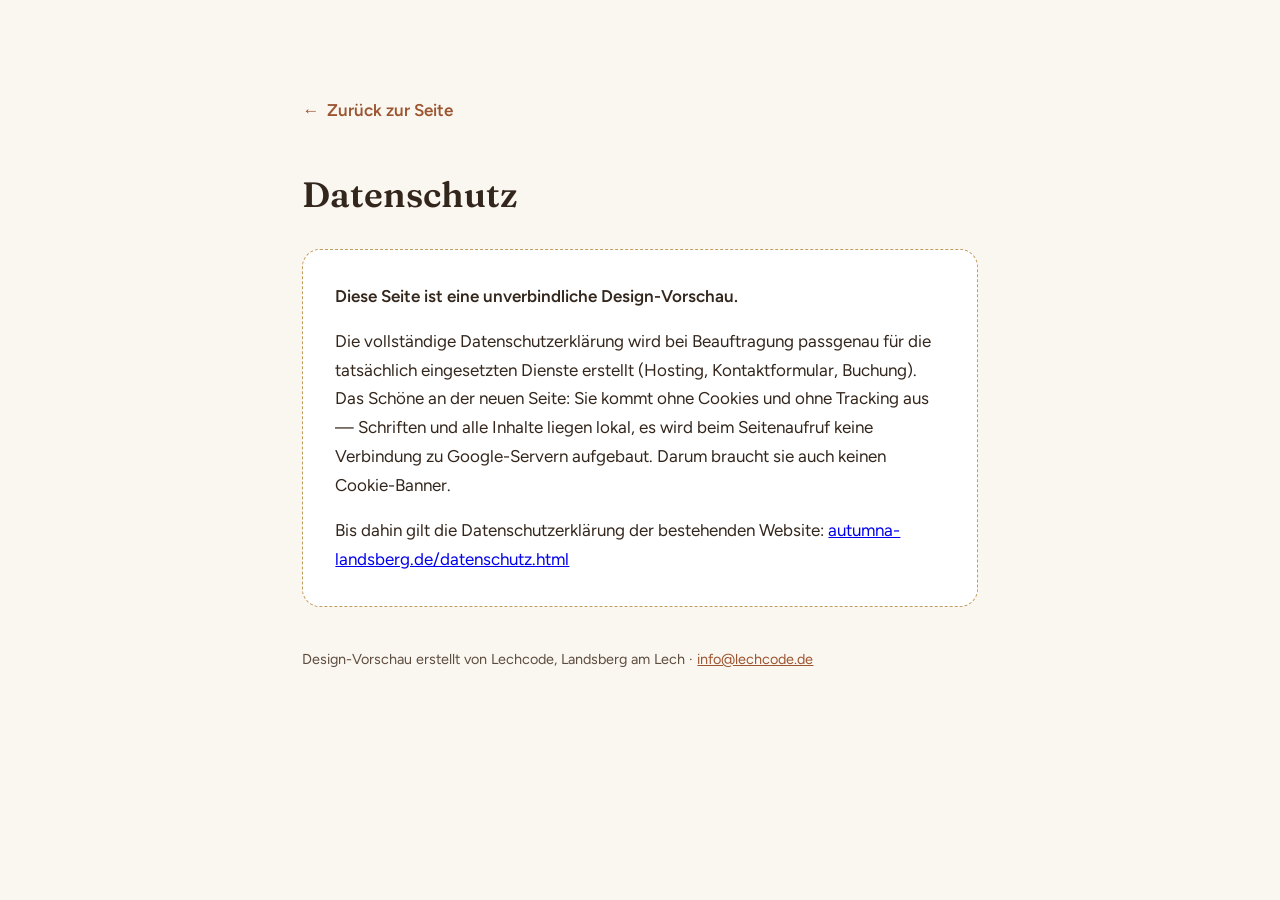
<file: datenschutz.html>
<!DOCTYPE html>
<html lang="de">
<head>
  <meta charset="UTF-8" />
  <meta name="viewport" content="width=device-width, initial-scale=1.0" />
  <meta name="robots" content="noindex, nofollow" />
  <title>Datenschutz | AUTUMNA Longevity Lounge</title>
  <meta name="description" content="Datenschutzerklärung der AUTUMNA Longevity Lounge, Landsberg am Lech." />
  <link rel="icon" href="data:image/svg+xml,%3Csvg xmlns='http://www.w3.org/2000/svg' viewBox='0 0 64 64'%3E%3Crect width='64' height='64' rx='14' fill='%232a1f17'/%3E%3Cpath d='M18 50 V30 a14 14 0 0 1 28 0 V50' fill='none' stroke='%23e9ddcb' stroke-width='3'/%3E%3Cpath d='M32 19 V50 M20 36 h24' stroke='%23c29b5e' stroke-width='1.6' opacity='.85'/%3E%3C/svg%3E" />
  <link rel="stylesheet" href="assets/fonts.css">
  <style>
    :root{--creme:#FAF6F0;--sand:#F1E8DC;--ink:#33261C;--ink-soft:#5d4d3f;--kupfer:#9C5530;--gold:#C29B5E;--espresso:#2A1F17;
      --serif:'Fraunces','Fraunces Fallback',Georgia,serif;--sans:'Figtree','Figtree Fallback','Helvetica Neue',Arial,sans-serif}
    *{box-sizing:border-box;margin:0;padding:0}
    body{font-family:var(--sans);background:var(--creme);color:var(--ink);line-height:1.7;font-size:1.0625rem}
    .wrap{max-width:720px;margin-inline:auto;padding:6rem 1.4rem 4rem}
    h1{font-family:var(--serif);font-weight:600;font-size:2.2rem;margin-bottom:1.2rem}
    .zurueck{display:inline-flex;gap:.5rem;color:var(--kupfer);text-decoration:none;font-weight:600;margin-bottom:2.5rem}
    .zurueck:hover{color:#7f4426}
    .platzhalter{background:#fff;border:1px dashed var(--gold);border-radius:18px;padding:2rem;margin-top:1.5rem}
    .platzhalter p + p{margin-top:1rem}
    .klein{font-size:.9rem;color:var(--ink-soft);margin-top:2.5rem}
  </style>
</head>
<body>
  <div class="wrap">
    <a class="zurueck" href="index.html"><span aria-hidden="true">←</span> Zurück zur Seite</a>
    <h1>Datenschutz</h1>
    <div class="platzhalter">
      <p><strong>Diese Seite ist eine unverbindliche Design-Vorschau.</strong></p>
      <p>Die vollständige Datenschutzerklärung wird bei Beauftragung passgenau für die tatsächlich eingesetzten Dienste erstellt (Hosting, Kontaktformular, Buchung). Das Schöne an der neuen Seite: Sie kommt ohne Cookies und ohne Tracking aus — Schriften und alle Inhalte liegen lokal, es wird beim Seitenaufruf keine Verbindung zu Google-Servern aufgebaut. Darum braucht sie auch keinen Cookie-Banner.</p>
      <p>Bis dahin gilt die Datenschutzerklärung der bestehenden Website: <a href="https://www.autumna-landsberg.de/datenschutz.html" target="_blank" rel="noopener">autumna-landsberg.de/datenschutz.html</a></p>
    </div>
    <p class="klein">Design-Vorschau erstellt von Lechcode, Landsberg am Lech · <a href="mailto:info@lechcode.de" style="color:var(--kupfer)">info@lechcode.de</a></p>
  </div>
</body>
</html>
</file>
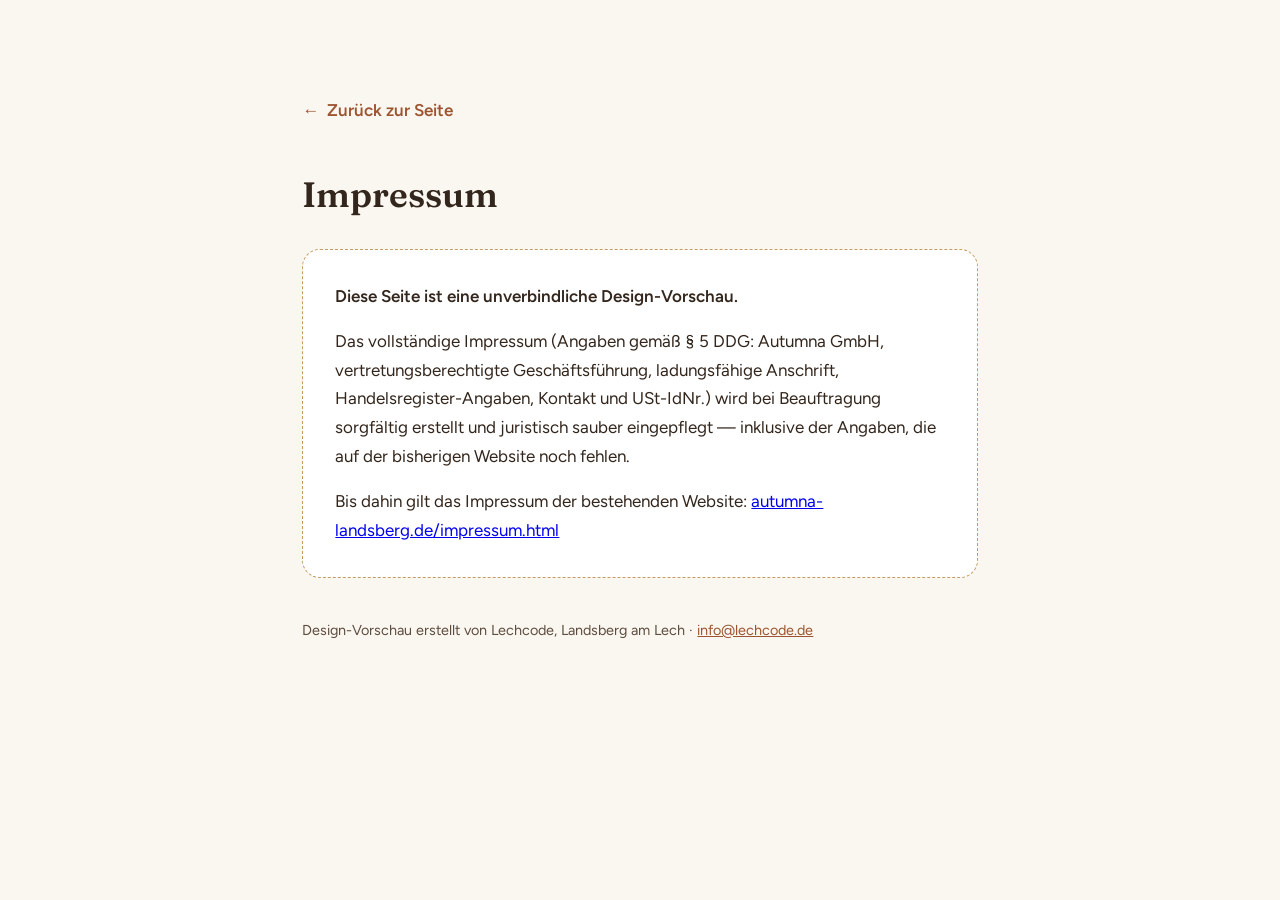
<file: impressum.html>
<!DOCTYPE html>
<html lang="de">
<head>
  <meta charset="UTF-8" />
  <meta name="viewport" content="width=device-width, initial-scale=1.0" />
  <meta name="robots" content="noindex, nofollow" />
  <title>Impressum | AUTUMNA Longevity Lounge</title>
  <meta name="description" content="Impressum der AUTUMNA Longevity Lounge, Landsberg am Lech." />
  <link rel="icon" href="data:image/svg+xml,%3Csvg xmlns='http://www.w3.org/2000/svg' viewBox='0 0 64 64'%3E%3Crect width='64' height='64' rx='14' fill='%232a1f17'/%3E%3Cpath d='M18 50 V30 a14 14 0 0 1 28 0 V50' fill='none' stroke='%23e9ddcb' stroke-width='3'/%3E%3Cpath d='M32 19 V50 M20 36 h24' stroke='%23c29b5e' stroke-width='1.6' opacity='.85'/%3E%3C/svg%3E" />
  <link rel="stylesheet" href="assets/fonts.css">
  <style>
    :root{--creme:#FAF6F0;--sand:#F1E8DC;--ink:#33261C;--ink-soft:#5d4d3f;--kupfer:#9C5530;--gold:#C29B5E;--espresso:#2A1F17;
      --serif:'Fraunces','Fraunces Fallback',Georgia,serif;--sans:'Figtree','Figtree Fallback','Helvetica Neue',Arial,sans-serif}
    *{box-sizing:border-box;margin:0;padding:0}
    body{font-family:var(--sans);background:var(--creme);color:var(--ink);line-height:1.7;font-size:1.0625rem}
    .wrap{max-width:720px;margin-inline:auto;padding:6rem 1.4rem 4rem}
    h1{font-family:var(--serif);font-weight:600;font-size:2.2rem;margin-bottom:1.2rem}
    .zurueck{display:inline-flex;gap:.5rem;color:var(--kupfer);text-decoration:none;font-weight:600;margin-bottom:2.5rem}
    .zurueck:hover{color:#7f4426}
    .platzhalter{background:#fff;border:1px dashed var(--gold);border-radius:18px;padding:2rem;margin-top:1.5rem}
    .platzhalter p + p{margin-top:1rem}
    .klein{font-size:.9rem;color:var(--ink-soft);margin-top:2.5rem}
  </style>
</head>
<body>
  <div class="wrap">
    <a class="zurueck" href="index.html"><span aria-hidden="true">←</span> Zurück zur Seite</a>
    <h1>Impressum</h1>
    <div class="platzhalter">
      <p><strong>Diese Seite ist eine unverbindliche Design-Vorschau.</strong></p>
      <p>Das vollständige Impressum (Angaben gemäß § 5 DDG: Autumna GmbH, vertretungsberechtigte Geschäftsführung, ladungsfähige Anschrift, Handelsregister-Angaben, Kontakt und USt-IdNr.) wird bei Beauftragung sorgfältig erstellt und juristisch sauber eingepflegt — inklusive der Angaben, die auf der bisherigen Website noch fehlen.</p>
      <p>Bis dahin gilt das Impressum der bestehenden Website: <a href="https://www.autumna-landsberg.de/impressum.html" target="_blank" rel="noopener">autumna-landsberg.de/impressum.html</a></p>
    </div>
    <p class="klein">Design-Vorschau erstellt von Lechcode, Landsberg am Lech · <a href="mailto:info@lechcode.de" style="color:var(--kupfer)">info@lechcode.de</a></p>
  </div>
</body>
</html>
</file>
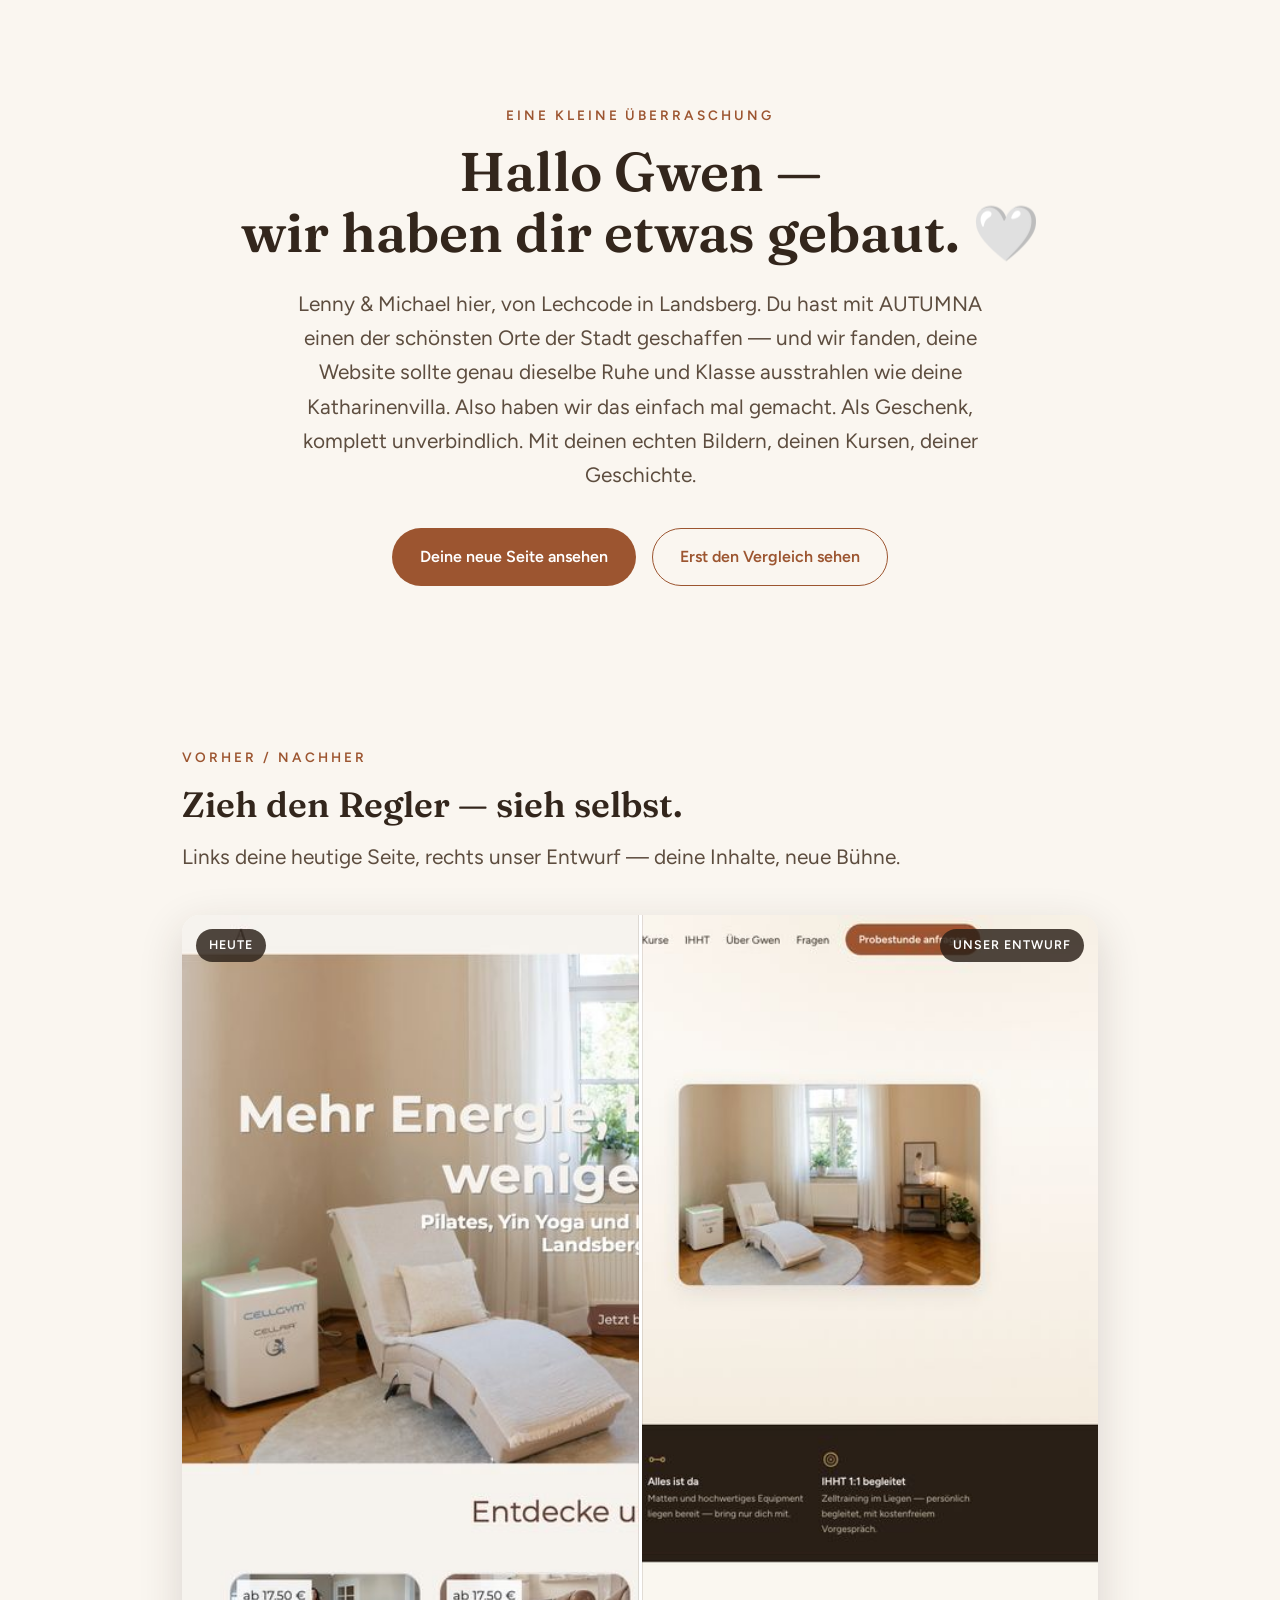
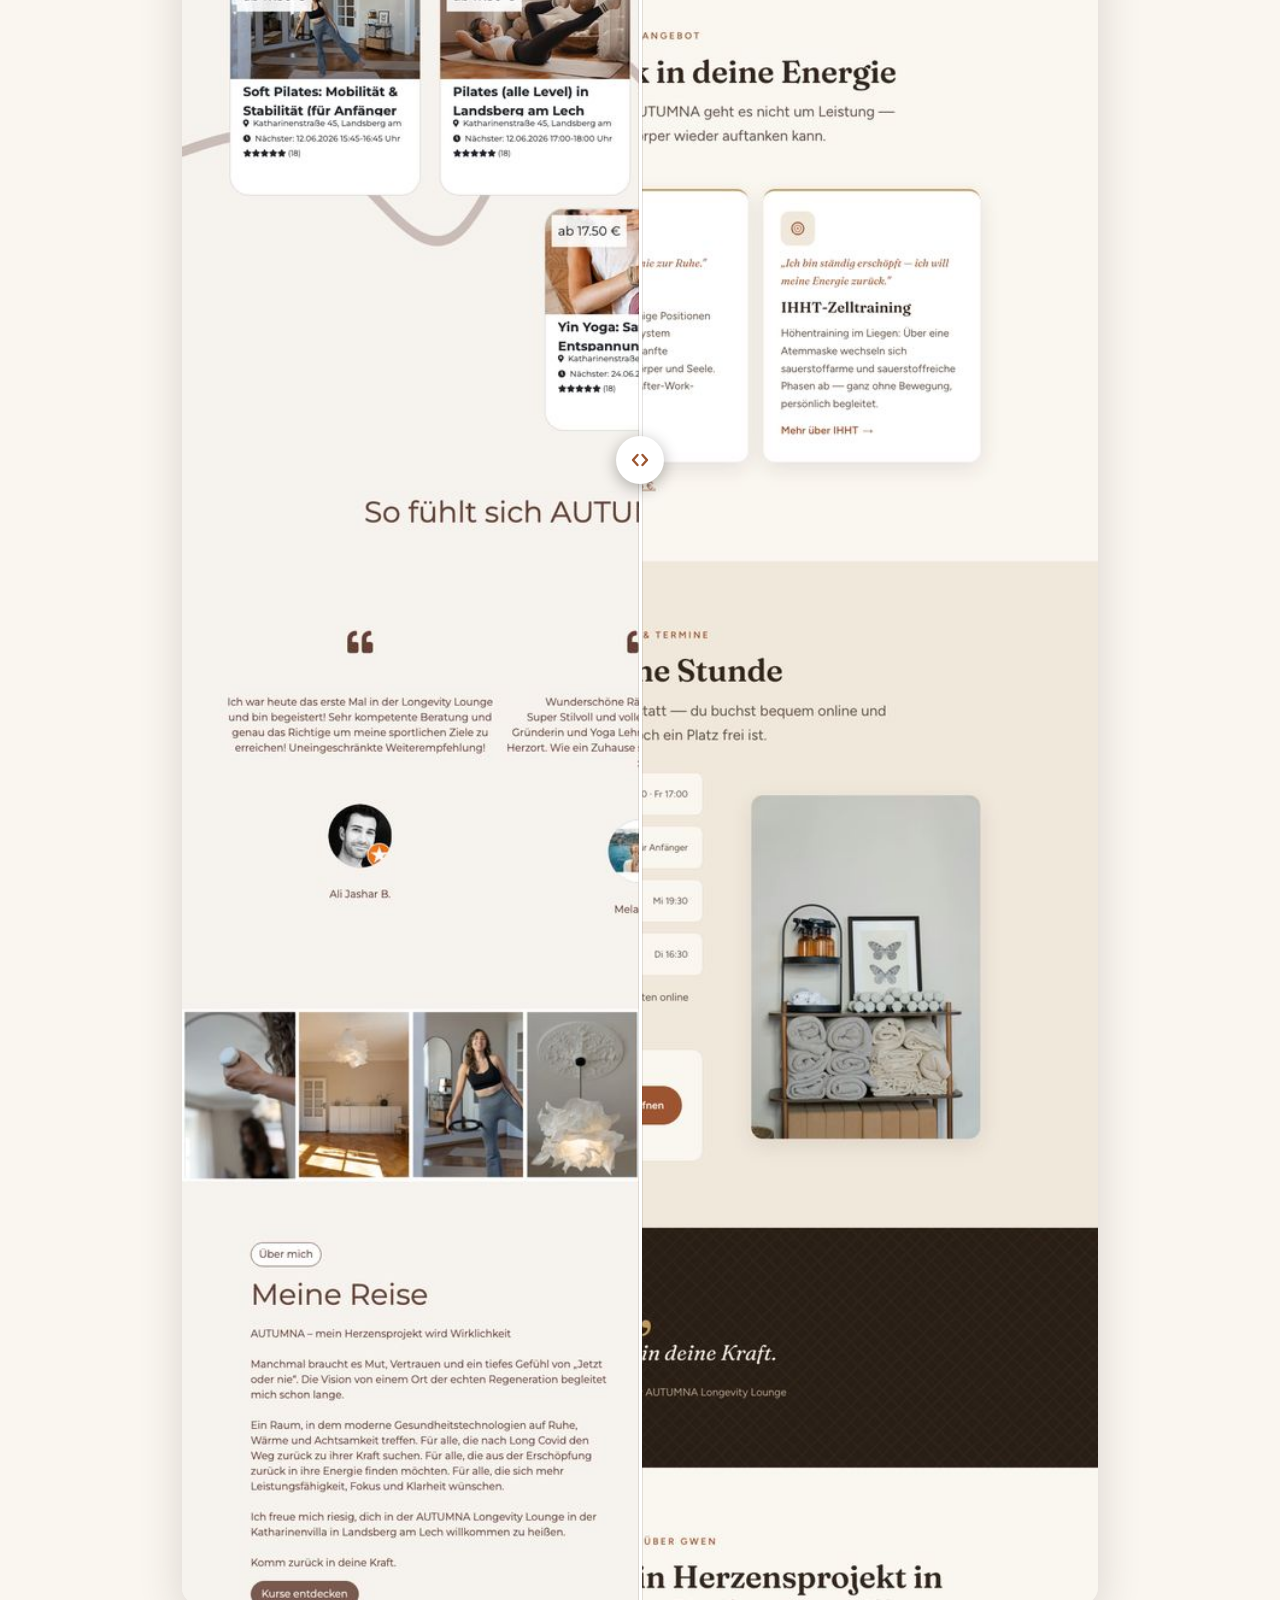
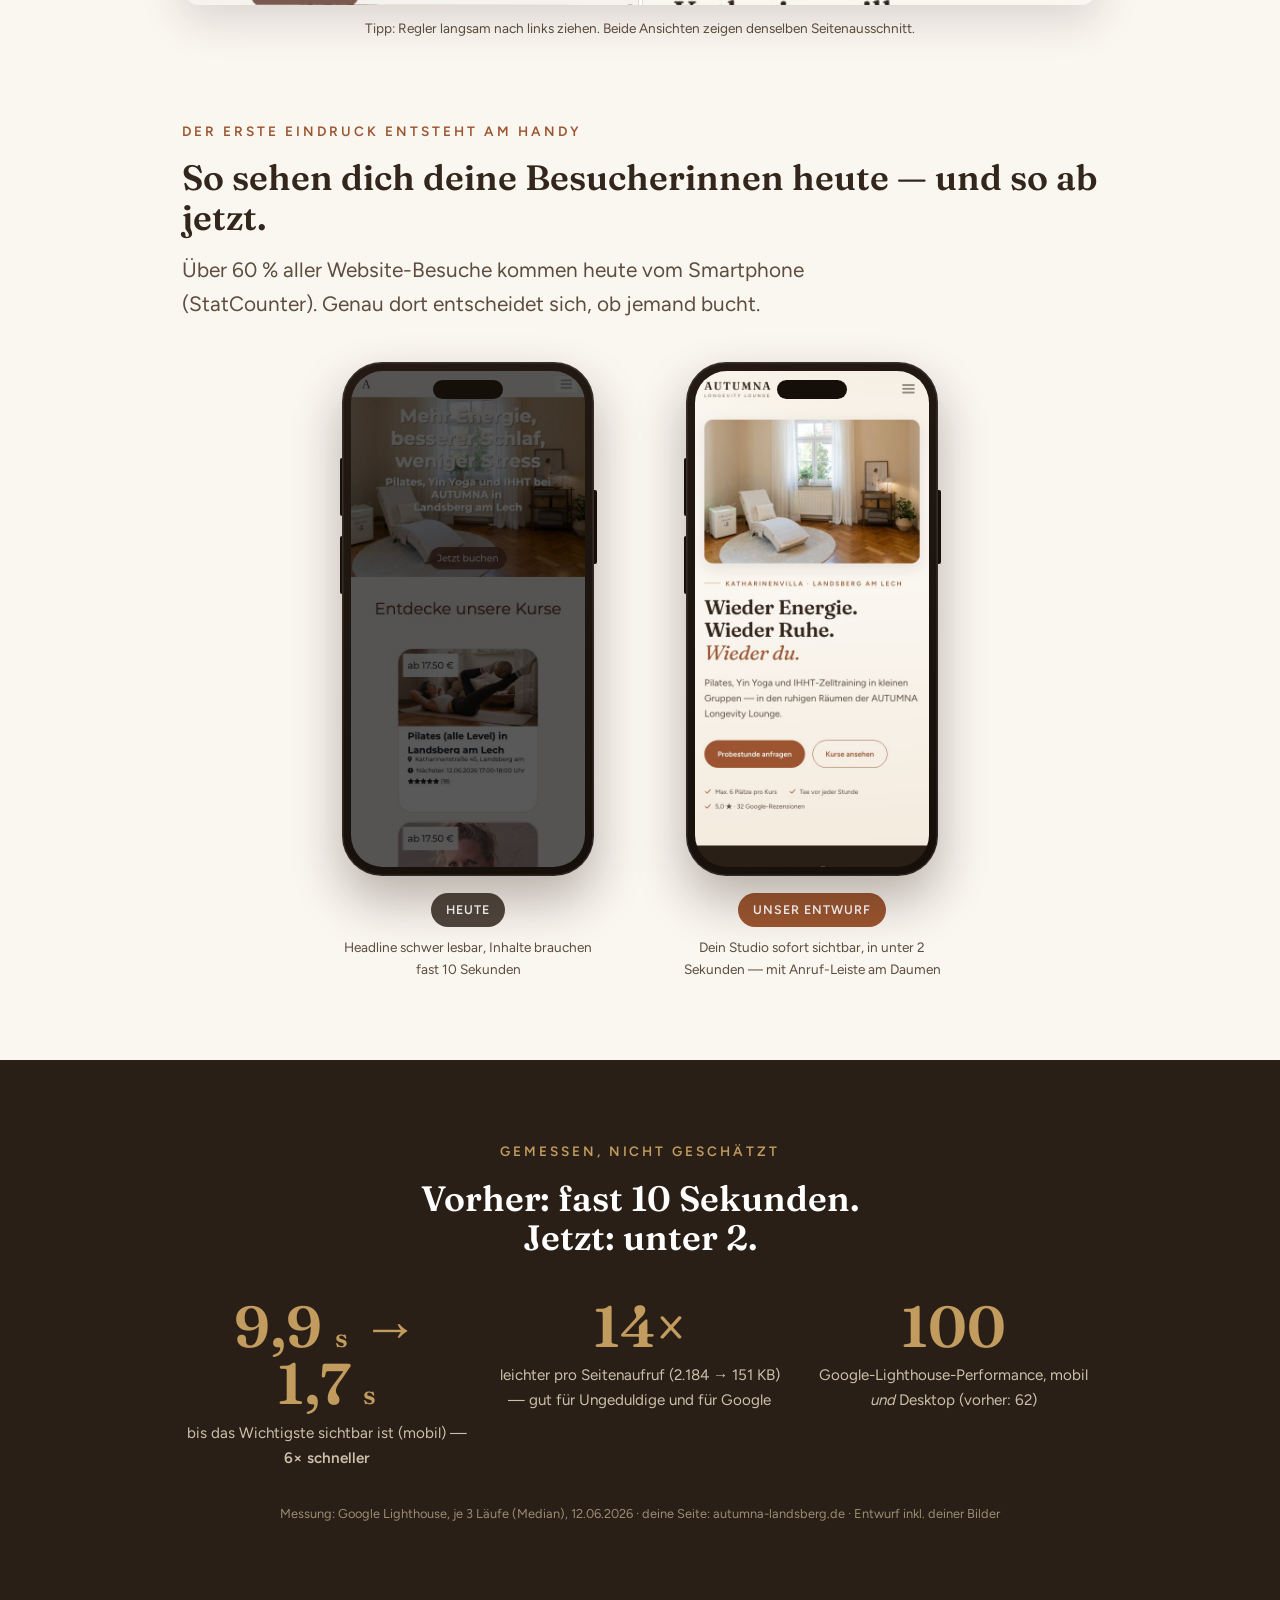
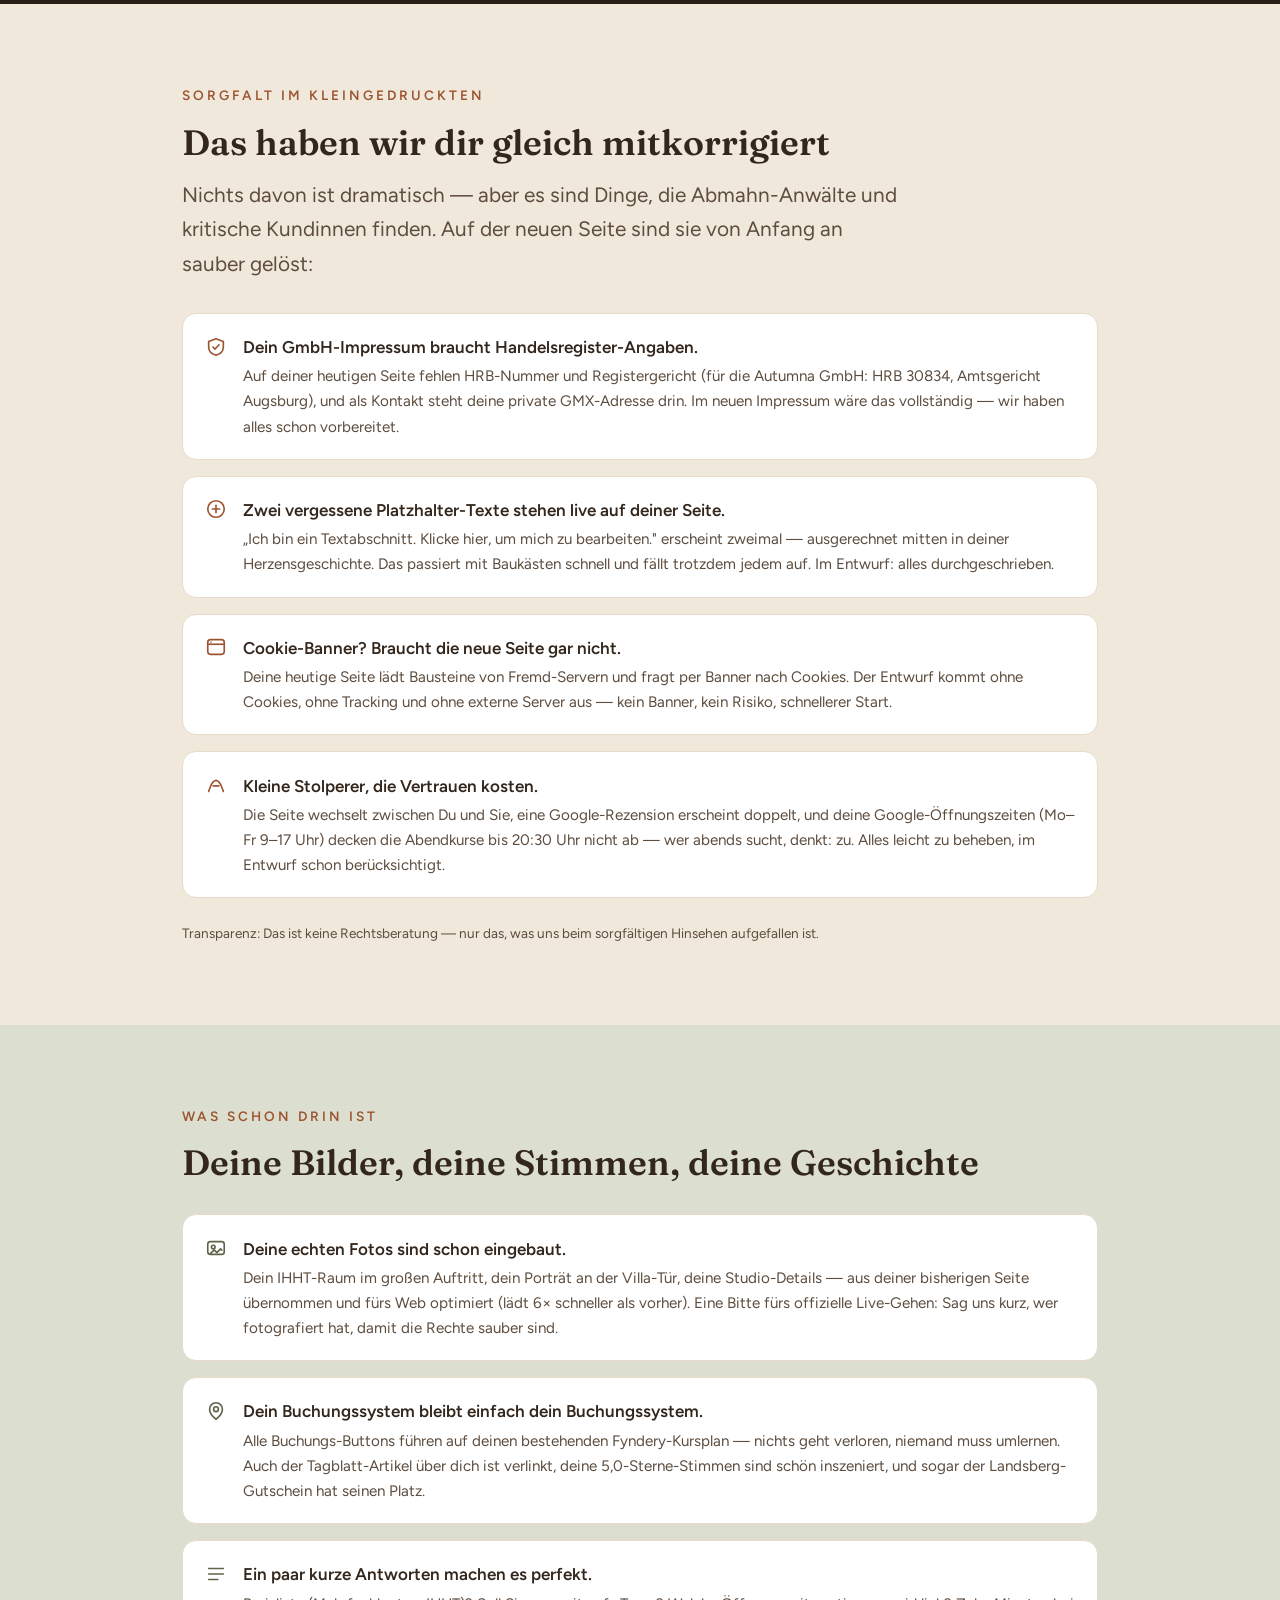
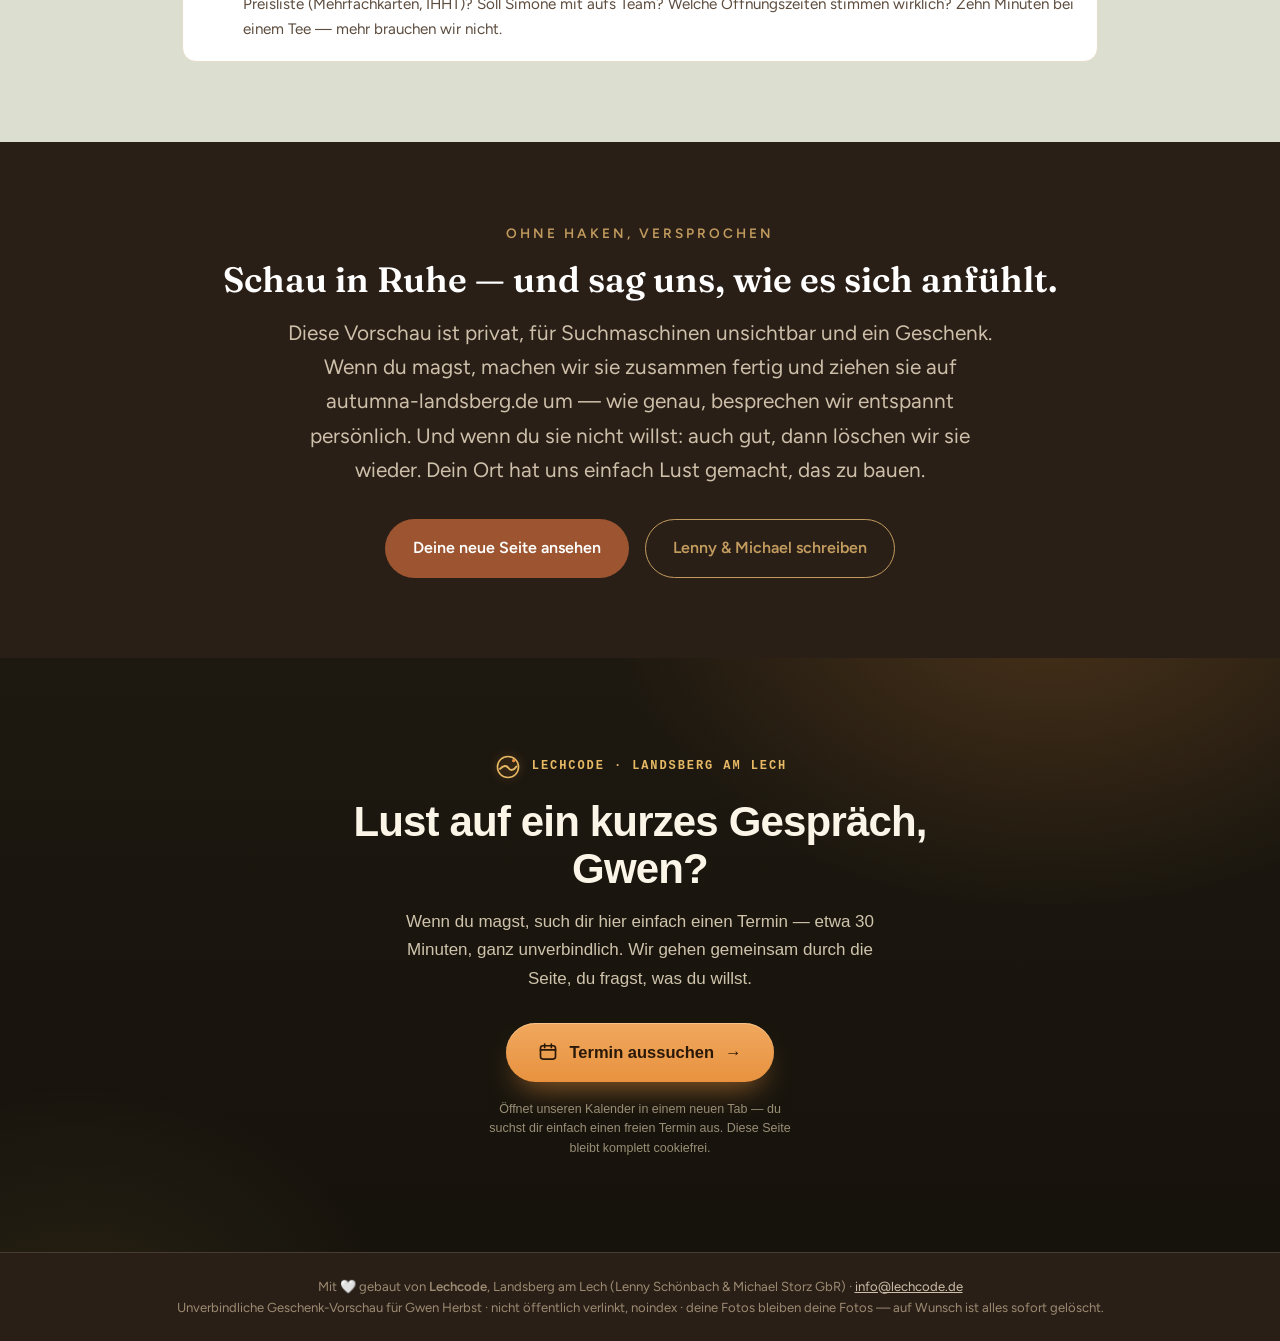
<file: vorschau.html>
<!DOCTYPE html>
<!-- AUTUMNA — Enthüllungsseite für Gwen (persönliches Geschenk, Du-Form, ohne Preisblock) · Lechcode 12.06.2026 · Master-Prompt v1.7 -->
<html lang="de">
<head>
  <meta charset="UTF-8" />
  <meta name="viewport" content="width=device-width, initial-scale=1.0" />
  <meta name="robots" content="noindex, nofollow" />
  <title>Für Gwen — eine kleine Überraschung | Lechcode</title>
  <meta name="description" content="Wir haben der AUTUMNA Longevity Lounge eine neue Website gebaut — als Geschenk-Vorschau für Gwen." />
  <meta property="og:title" content="Für Gwen 🤍 — wir haben dir etwas gebaut" />
  <meta property="og:description" content="Deine AUTUMNA-Website, neu gedacht: schneller, schöner, mit deinen Bildern. Schau rein — unverbindlich, von Lenny & Michael." />
  <meta property="og:type" content="website" />
  <meta property="og:locale" content="de_DE" />
  <meta property="og:image" content="https://lechcode.github.io/autumna-vorschau/assets/og-vorschau.jpg" />
  <link rel="icon" href="data:image/svg+xml,%3Csvg xmlns='http://www.w3.org/2000/svg' viewBox='0 0 64 64'%3E%3Crect width='64' height='64' rx='14' fill='%232a1f17'/%3E%3Cpath d='M18 50 V30 a14 14 0 0 1 28 0 V50' fill='none' stroke='%23e9ddcb' stroke-width='3'/%3E%3Cpath d='M32 19 V50 M20 36 h24' stroke='%23c29b5e' stroke-width='1.6' opacity='.85'/%3E%3C/svg%3E" />
  <link rel="stylesheet" href="assets/fonts.css">
  <style>
    :root{--creme:#FAF6F0;--sand:#F1E8DC;--sand-tief:#E7DBCA;--ink:#33261C;--ink-soft:#5d4d3f;--kupfer:#9C5530;--kupfer-tief:#7f4426;
      --salbei:#5F6549;--salbei-flaeche:#DCDFD0;--gold:#C29B5E;--espresso:#2A1F17;
      --serif:'Fraunces','Fraunces Fallback',Georgia,serif;--sans:'Figtree','Figtree Fallback','Helvetica Neue',Arial,sans-serif;
      --radius:18px;--ease:cubic-bezier(.22,.61,.25,1)}
    *,*::before,*::after{box-sizing:border-box;margin:0;padding:0}
    body{font-family:var(--sans);background:var(--creme);color:var(--ink);line-height:1.65;font-size:1.0625rem}
    img{display:block;max-width:100%}
    .wrap{max-width:980px;margin-inline:auto;padding-inline:clamp(1.1rem,4vw,2rem)}
    section{padding-block:clamp(3rem,7vw,5rem)}
    h1,h2{font-family:var(--serif);font-weight:600;line-height:1.12}
    h1{font-size:clamp(2rem,5.5vw,3.4rem)}
    h2{font-size:clamp(1.5rem,3.5vw,2.2rem)}
    .eyebrow{font-size:.85rem;font-weight:600;letter-spacing:.22em;text-transform:uppercase;color:var(--kupfer);margin-bottom:1rem}
    .lead{font-size:clamp(1.1rem,2.2vw,1.3rem);color:var(--ink-soft);max-width:56ch}
    .btn{display:inline-flex;align-items:center;justify-content:center;gap:.55rem;font-weight:600;font-size:1rem;
      padding:.95rem 1.7rem;border-radius:999px;text-decoration:none;background:var(--kupfer);color:#fff;border:1.5px solid transparent;min-height:48px}
    .btn:hover{background:var(--kupfer-tief)}
    .btn.zart{background:transparent;border-color:var(--kupfer);color:var(--kupfer)}
    .btn.zart:hover{background:var(--kupfer);color:#fff}
    .hallo{padding-top:clamp(4rem,9vw,6.5rem);text-align:center}
    .hallo .lead{margin:1.4rem auto 0}

    /* Vorher/Nachher per clip-path: beide Bilder liegen DECKUNGSGLEICH übereinander,
       das obere wird nur rechts beschnitten — nichts kann sich verziehen. */
    .slider{position:relative;border-radius:var(--radius);overflow:hidden;box-shadow:0 14px 44px rgba(51,38,28,.16);touch-action:pan-y;cursor:ew-resize}
    .slider img{width:100%;height:auto;display:block;user-select:none;-webkit-user-drag:none}
    .slider .oben{position:absolute;inset:0;clip-path:inset(0 50% 0 0)}
    .griff{position:absolute;top:0;bottom:0;left:50%;width:3px;margin-left:-1.5px;background:#fff;pointer-events:none;box-shadow:0 0 0 1px rgba(42,31,23,.12)}
    .griff-knopf{position:absolute;top:50%;left:50%;transform:translate(-50%,-50%);width:48px;height:48px;border-radius:50%;
      background:#fff;box-shadow:0 4px 16px rgba(0,0,0,.30);display:grid;place-items:center}
    .griff-knopf svg{width:24px;height:24px;display:block}
    .slider-label{position:absolute;top:14px;font-size:.78rem;font-weight:700;letter-spacing:.08em;text-transform:uppercase;
      background:rgba(42,31,23,.82);color:#fff;padding:.4rem .8rem;border-radius:999px;pointer-events:none}
    .slider-label.links{left:14px}.slider-label.rechts{right:14px}
    .hinweis-mini{font-size:.85rem;color:var(--ink-soft);margin-top:.8rem;text-align:center}

    /* Handy-Reframe: kompakte, realistische Mockups (passen komplett in einen Laptop-Viewport) */
    .phones{display:grid;grid-template-columns:1fr 1fr;gap:clamp(1.5rem,4vw,3rem);margin-top:2.5rem;align-items:start;max-width:640px;margin-inline:auto}
    .phone{position:relative;background:linear-gradient(160deg,#241a13,#150f0a);border-radius:40px;padding:9px;
      box-shadow:0 24px 50px rgba(42,31,23,.32), inset 0 0 0 1.5px rgba(255,255,255,.10);max-width:252px;margin-inline:auto}
    .phone::before{ /* Seitentasten links */
      content:"";position:absolute;left:-2.5px;top:96px;width:2.5px;height:58px;border-radius:2px 0 0 2px;
      background:#150f0a;box-shadow:0 78px 0 #150f0a;
    }
    .phone::after{ /* Power-Taste rechts */
      content:"";position:absolute;right:-2.5px;top:128px;width:2.5px;height:74px;border-radius:0 2px 2px 0;background:#150f0a;
    }
    .phone .schirm{position:relative;border-radius:32px;overflow:hidden;background:#fff}
    .phone .schirm::before{ /* Dynamic Island */
      content:"";position:absolute;top:9px;left:50%;transform:translateX(-50%);
      width:70px;height:19px;border-radius:999px;background:#150f0a;z-index:2;
    }
    .phone .schirm img{width:100%;height:auto;display:block}
    .phone-titel{text-align:center;margin-top:1.1rem}
    .phone-titel span{display:inline-block;font-size:.78rem;font-weight:700;letter-spacing:.08em;text-transform:uppercase;
      padding:.4rem .95rem;border-radius:999px;background:rgba(42,31,23,.82);color:#fff}
    .phone-titel.neu span{background:var(--kupfer)}
    .phone-sub{text-align:center;font-size:.85rem;color:var(--ink-soft);margin-top:.55rem;max-width:30ch;margin-inline:auto}
    @media (max-width:680px){.phones{grid-template-columns:1fr;gap:2.5rem}.phone{max-width:235px}}

    .tacho{background:var(--espresso);color:#EFE6D8;text-align:center}
    .tacho h2{color:#fff}
    .tacho-grid{display:grid;grid-template-columns:repeat(3,1fr);gap:1.5rem;margin-top:2.5rem}
    .tacho-zahl{font-family:var(--serif);font-weight:600;font-size:clamp(2.2rem,6vw,3.6rem);color:var(--gold);line-height:1}
    .tacho-zahl small{font-size:.45em}
    .tacho-grid p{color:#CDBFA9;font-size:.95rem;margin-top:.5rem}
    .tacho .quelle{margin-top:2rem;font-size:.8rem;color:#9C8B72}
    @media (max-width:680px){.tacho-grid{grid-template-columns:1fr}}

    .liste{display:grid;gap:1rem;margin-top:2rem}
    .punkt{display:flex;gap:1rem;align-items:flex-start;background:#fff;border-radius:14px;padding:1.2rem 1.4rem;border:1px solid var(--sand-tief)}
    .punkt svg{flex:none;width:22px;height:22px;margin-top:.15rem}
    .punkt strong{display:block;margin-bottom:.2rem}
    .punkt p{font-size:.95rem;color:var(--ink-soft)}
    .recht{background:var(--sand)}
    .heisst{background:var(--salbei-flaeche)}

    .schluss{background:var(--espresso);color:#EFE6D8;text-align:center}
    .schluss h2{color:#fff}
    .schluss .lead{color:#CDBFA9;margin:1rem auto 2rem}
    .klein-fuss{background:var(--espresso);border-top:1px solid rgba(205,191,169,.18);color:#9C8B72;font-size:.82rem;text-align:center;padding:1.4rem 1rem}
    .klein-fuss a{color:#CDBFA9}
  /* Lechcode · Termin-Buchung (cookiefrei) */
  .lcbook{background:radial-gradient(58vmax 42vmax at 82% -12%,rgba(232,146,63,.22),transparent 60%),radial-gradient(46vmax 40vmax at 6% 120%,rgba(231,185,100,.10),transparent 56%),linear-gradient(180deg,#1d1810,#16130c);color:#f4ecdc;text-align:center;padding:clamp(54px,8vw,94px) clamp(20px,5vw,32px);font-family:"Space Grotesk","Inter",-apple-system,"Segoe UI",Roboto,Helvetica,Arial,sans-serif;}
  .lcbook *{box-sizing:border-box;}
  .lcbook-in{width:min(600px,100%);margin-inline:auto;}
  .lcbook-eyebrow{display:inline-flex;align-items:center;gap:9px;font-family:ui-monospace,"JetBrains Mono","SF Mono",Menlo,monospace;font-size:12px;font-weight:600;letter-spacing:.16em;text-transform:uppercase;color:#e7b964;margin-bottom:16px;}
  .lcbook-mark{width:30px;height:30px;flex:none;filter:drop-shadow(0 0 5px rgba(232,146,63,.45));}
  .lcbook-h{font-family:inherit;font-weight:700;font-size:clamp(27px,4vw,42px);line-height:1.12;letter-spacing:-.02em;color:#fbf5e8;margin:0;}
  .lcbook-p{font-family:inherit;font-size:clamp(15px,.5vw + 14px,17px);line-height:1.66;color:#cfc3ac;max-width:50ch;margin:16px auto 0;}
  .lcbook-btn{display:inline-flex;align-items:center;justify-content:center;gap:11px;margin-top:30px;text-decoration:none;cursor:pointer;border:0;background:linear-gradient(180deg,#f0a85e,#e8923f);color:#2a1808;font-family:inherit;font-weight:700;font-size:16.5px;padding:16px 32px;border-radius:999px;min-height:52px;box-shadow:inset 0 1px 0 rgba(255,220,170,.55),0 16px 30px -12px rgba(232,146,63,.6);transition:transform .26s cubic-bezier(.22,.61,.36,1),box-shadow .26s;}
  .lcbook-btn:hover{transform:translateY(-2px);box-shadow:inset 0 1px 0 rgba(255,220,170,.55),0 22px 40px -14px rgba(232,146,63,.72);}
  .lcbook-btn:active{transform:translateY(0);}
  .lcbook-btn:focus-visible{outline:none;box-shadow:0 0 0 3px #16130c,0 0 0 6px rgba(232,146,63,.65);}
  .lcbook-btn svg{width:20px;height:20px;flex:none;}
  .lcbook-arr{transition:transform .25s cubic-bezier(.22,.61,.36,1);}
  .lcbook-btn:hover .lcbook-arr{transform:translateX(4px);}
  .lcbook-note{font-family:inherit;font-size:12.5px;line-height:1.55;color:#9a8e76;max-width:46ch;margin:18px auto 0;}
  @media (prefers-reduced-motion:reduce){.lcbook-btn,.lcbook-arr{transition:none;}}
  </style>
</head>
<body>

<section class="hallo">
  <div class="wrap">
    <p class="eyebrow">Eine kleine Überraschung</p>
    <h1>Hallo Gwen —<br>wir haben dir etwas gebaut. 🤍</h1>
    <p class="lead">Lenny &amp; Michael hier, von Lechcode in Landsberg. Du hast mit AUTUMNA einen der schönsten Orte der Stadt geschaffen — und wir fanden, deine Website sollte genau dieselbe Ruhe und Klasse ausstrahlen wie deine Katharinenvilla. Also haben wir das einfach mal gemacht. Als Geschenk, komplett unverbindlich. Mit deinen echten Bildern, deinen Kursen, deiner Geschichte.</p>
    <div style="margin-top:2.2rem;display:flex;gap:1rem;justify-content:center;flex-wrap:wrap">
      <a class="btn" href="index.html">Deine neue Seite ansehen</a>
      <a class="btn zart" href="#vergleich">Erst den Vergleich sehen</a>
    </div>
  </div>
</section>

<section id="vergleich">
  <div class="wrap">
    <p class="eyebrow">Vorher / Nachher</p>
    <h2>Zieh den Regler — sieh selbst.</h2>
    <p class="lead" style="margin-top:1rem;margin-bottom:2.5rem">Links deine heutige Seite, rechts unser Entwurf — deine Inhalte, neue Bühne.</p>
    <div class="slider" id="slider">
      <img src="assets/vergleich/neu-desktop.jpg" alt="Neuer Website-Entwurf für AUTUMNA (Desktop-Ansicht)" width="760" height="1900">
      <div class="oben" id="slider-oben">
        <img src="assets/vergleich/alt-desktop.jpg" alt="Bisherige Website von AUTUMNA (Desktop-Ansicht)" width="760" height="1900">
      </div>
      <div class="griff" id="griff">
        <span class="griff-knopf">
          <svg viewBox="0 0 24 24" fill="none" aria-hidden="true">
            <path d="M9.5 7 5 12l4.5 5M14.5 7 19 12l-4.5 5" stroke="#9C5530" stroke-width="2.4" stroke-linecap="round" stroke-linejoin="round"/>
          </svg>
        </span>
      </div>
      <span class="slider-label links">Heute</span>
      <span class="slider-label rechts">Unser Entwurf</span>
    </div>
    <p class="hinweis-mini">Tipp: Regler langsam nach links ziehen. Beide Ansichten zeigen denselben Seitenausschnitt.</p>
  </div>
</section>

<section style="padding-top:0">
  <div class="wrap">
    <p class="eyebrow">Der erste Eindruck entsteht am Handy</p>
    <h2>So sehen dich deine Besucherinnen heute — und so ab jetzt.</h2>
    <p class="lead" style="margin-top:1rem">Über 60&nbsp;% aller Website-Besuche kommen heute vom Smartphone (StatCounter). Genau dort entscheidet sich, ob jemand bucht.</p>
    <div class="phones">
      <div>
        <div class="phone"><div class="schirm">
          <img src="assets/vergleich/alt-mobil.jpg" alt="Bisherige AUTUMNA-Website auf dem Smartphone" width="500" height="1060">
        </div></div>
        <p class="phone-titel"><span>Heute</span></p>
        <p class="phone-sub">Headline schwer lesbar, Inhalte brauchen fast 10 Sekunden</p>
      </div>
      <div>
        <div class="phone"><div class="schirm">
          <img src="assets/vergleich/neu-mobil.jpg" alt="Neuer AUTUMNA-Entwurf auf dem Smartphone" width="500" height="1060">
        </div></div>
        <p class="phone-titel neu"><span>Unser Entwurf</span></p>
        <p class="phone-sub">Dein Studio sofort sichtbar, in unter 2 Sekunden — mit Anruf-Leiste am Daumen</p>
      </div>
    </div>
  </div>
</section>

<section class="tacho">
  <div class="wrap">
    <p class="eyebrow" style="color:var(--gold)">Gemessen, nicht geschätzt</p>
    <h2>Vorher: fast 10 Sekunden.<br>Jetzt: unter 2.</h2>
    <div class="tacho-grid">
      <div>
        <div class="tacho-zahl">9,9&nbsp;<small>s</small> → 1,7&nbsp;<small>s</small></div>
        <p>bis das Wichtigste sichtbar ist (mobil) — <strong>6× schneller</strong></p>
      </div>
      <div>
        <div class="tacho-zahl">14×</div>
        <p>leichter pro Seitenaufruf (2.184 → 151 KB) — gut für Ungeduldige und für Google</p>
      </div>
      <div>
        <div class="tacho-zahl">100</div>
        <p>Google-Lighthouse-Performance, mobil <em>und</em> Desktop (vorher: 62)</p>
      </div>
    </div>
    <p class="quelle">Messung: Google Lighthouse, je 3 Läufe (Median), 12.06.2026 · deine Seite: autumna-landsberg.de · Entwurf inkl. deiner Bilder</p>
  </div>
</section>

<section class="recht">
  <div class="wrap">
    <p class="eyebrow">Sorgfalt im Kleingedruckten</p>
    <h2>Das haben wir dir gleich mitkorrigiert</h2>
    <p class="lead" style="margin-top:1rem">Nichts davon ist dramatisch — aber es sind Dinge, die Abmahn-Anwälte und kritische Kundinnen finden. Auf der neuen Seite sind sie von Anfang an sauber gelöst:</p>
    <div class="liste">
      <div class="punkt">
        <svg viewBox="0 0 24 24" fill="none" aria-hidden="true"><path d="M12 3 4 6v6c0 4.5 3.2 7.6 8 9 4.8-1.4 8-4.5 8-9V6l-8-3Z" stroke="#9C5530" stroke-width="1.8" stroke-linejoin="round"/><path d="m8.7 12 2.2 2.2 4.4-4.6" stroke="#9C5530" stroke-width="1.8" stroke-linecap="round"/></svg>
        <div><strong>Dein GmbH-Impressum braucht Handelsregister-Angaben.</strong>
        <p>Auf deiner heutigen Seite fehlen HRB-Nummer und Registergericht (für die Autumna GmbH: HRB 30834, Amtsgericht Augsburg), und als Kontakt steht deine private GMX-Adresse drin. Im neuen Impressum wäre das vollständig — wir haben alles schon vorbereitet.</p></div>
      </div>
      <div class="punkt">
        <svg viewBox="0 0 24 24" fill="none" aria-hidden="true"><circle cx="12" cy="12" r="9" stroke="#9C5530" stroke-width="1.8"/><path d="M8 12h8M12 8v8" stroke="#9C5530" stroke-width="1.8" stroke-linecap="round"/></svg>
        <div><strong>Zwei vergessene Platzhalter-Texte stehen live auf deiner Seite.</strong>
        <p>„Ich bin ein Textabschnitt. Klicke hier, um mich zu bearbeiten." erscheint zweimal — ausgerechnet mitten in deiner Herzensgeschichte. Das passiert mit Baukästen schnell und fällt trotzdem jedem auf. Im Entwurf: alles durchgeschrieben.</p></div>
      </div>
      <div class="punkt">
        <svg viewBox="0 0 24 24" fill="none" aria-hidden="true"><rect x="3" y="4" width="18" height="16" rx="3" stroke="#9C5530" stroke-width="1.8"/><path d="M3 9h18" stroke="#9C5530" stroke-width="1.8"/><circle cx="6.5" cy="6.5" r=".9" fill="#9C5530"/></svg>
        <div><strong>Cookie-Banner? Braucht die neue Seite gar nicht.</strong>
        <p>Deine heutige Seite lädt Bausteine von Fremd-Servern und fragt per Banner nach Cookies. Der Entwurf kommt ohne Cookies, ohne Tracking und ohne externe Server aus — kein Banner, kein Risiko, schnellerer Start.</p></div>
      </div>
      <div class="punkt">
        <svg viewBox="0 0 24 24" fill="none" aria-hidden="true"><path d="M4 19c2.5-8 5.5-12 8-12s5.5 4 8 12" stroke="#9C5530" stroke-width="1.8" stroke-linecap="round"/><path d="M9 13h6" stroke="#9C5530" stroke-width="1.8" stroke-linecap="round"/></svg>
        <div><strong>Kleine Stolperer, die Vertrauen kosten.</strong>
        <p>Die Seite wechselt zwischen Du und Sie, eine Google-Rezension erscheint doppelt, und deine Google-Öffnungszeiten (Mo–Fr 9–17 Uhr) decken die Abendkurse bis 20:30 Uhr nicht ab — wer abends sucht, denkt: zu. Alles leicht zu beheben, im Entwurf schon berücksichtigt.</p></div>
      </div>
    </div>
    <p style="font-size:.85rem;color:var(--ink-soft);margin-top:1.5rem">Transparenz: Das ist keine Rechtsberatung — nur das, was uns beim sorgfältigen Hinsehen aufgefallen ist.</p>
  </div>
</section>

<section class="heisst">
  <div class="wrap">
    <p class="eyebrow">Was schon drin ist</p>
    <h2>Deine Bilder, deine Stimmen, deine Geschichte</h2>
    <div class="liste">
      <div class="punkt">
        <svg viewBox="0 0 24 24" fill="none" aria-hidden="true"><rect x="3" y="5" width="18" height="14" rx="3" stroke="#5F6549" stroke-width="1.8"/><circle cx="9" cy="11" r="2" stroke="#5F6549" stroke-width="1.8"/><path d="m5 19 5-5 3 3 4-4 2 2" stroke="#5F6549" stroke-width="1.8" stroke-linejoin="round"/></svg>
        <div><strong>Deine echten Fotos sind schon eingebaut.</strong>
        <p>Dein IHHT-Raum im großen Auftritt, dein Porträt an der Villa-Tür, deine Studio-Details — aus deiner bisherigen Seite übernommen und fürs Web optimiert (lädt 6× schneller als vorher). Eine Bitte fürs offizielle Live-Gehen: Sag uns kurz, wer fotografiert hat, damit die Rechte sauber sind.</p></div>
      </div>
      <div class="punkt">
        <svg viewBox="0 0 24 24" fill="none" aria-hidden="true"><path d="M12 21s-7-5.6-7-11a7 7 0 0 1 14 0c0 5.4-7 11-7 11Z" stroke="#5F6549" stroke-width="1.8"/><circle cx="12" cy="10" r="2.6" stroke="#5F6549" stroke-width="1.8"/></svg>
        <div><strong>Dein Buchungssystem bleibt einfach dein Buchungssystem.</strong>
        <p>Alle Buchungs-Buttons führen auf deinen bestehenden Fyndery-Kursplan — nichts geht verloren, niemand muss umlernen. Auch der Tagblatt-Artikel über dich ist verlinkt, deine 5,0-Sterne-Stimmen sind schön inszeniert, und sogar der Landsberg-Gutschein hat seinen Platz.</p></div>
      </div>
      <div class="punkt">
        <svg viewBox="0 0 24 24" fill="none" aria-hidden="true"><path d="M4 6h16M4 12h16M4 18h10" stroke="#5F6549" stroke-width="1.8" stroke-linecap="round"/></svg>
        <div><strong>Ein paar kurze Antworten machen es perfekt.</strong>
        <p>Preisliste (Mehrfachkarten, IHHT)? Soll Simone mit aufs Team? Welche Öffnungszeiten stimmen wirklich? Zehn Minuten bei einem Tee — mehr brauchen wir nicht.</p></div>
      </div>
    </div>
  </div>
</section>

<section class="schluss">
  <div class="wrap">
    <p class="eyebrow" style="color:var(--gold)">Ohne Haken, versprochen</p>
    <h2>Schau in Ruhe — und sag uns, wie es sich anfühlt.</h2>
    <p class="lead">Diese Vorschau ist privat, für Suchmaschinen unsichtbar und ein Geschenk. Wenn du magst, machen wir sie zusammen fertig und ziehen sie auf autumna-landsberg.de um — wie genau, besprechen wir entspannt persönlich. Und wenn du sie nicht willst: auch gut, dann löschen wir sie wieder. Dein Ort hat uns einfach Lust gemacht, das zu bauen.</p>
    <div style="display:flex;gap:1rem;justify-content:center;flex-wrap:wrap">
      <a class="btn" href="index.html">Deine neue Seite ansehen</a>
      <a class="btn zart" style="border-color:var(--gold);color:var(--gold)" href="mailto:info@lechcode.de?subject=AUTUMNA%20Vorschau%20—%20lass%20uns%20reden">Lenny &amp; Michael schreiben</a>
    </div>
  </div>
</section>

<section class="lcbook" aria-labelledby="lcbook-h">
  <div class="lcbook-in">
    <span class="lcbook-eyebrow">
      <svg class="lcbook-mark" viewBox="0 0 64 64" fill="none" aria-hidden="true"><circle cx="32" cy="32" r="22.5" stroke="#e7b964" stroke-width="3.4"/><path d="M15 36 C22 28 29 28 33 34 C37 40 44 40 50 31" stroke="#e7b964" stroke-width="4.2" stroke-linecap="round" stroke-linejoin="round"/><circle cx="44" cy="18.5" r="3.4" fill="#e8923f"/></svg>
      Lechcode · Landsberg am Lech
    </span>
    <h2 class="lcbook-h" id="lcbook-h">Lust auf ein kurzes Gespräch, Gwen?</h2>
    <p class="lcbook-p">Wenn du magst, such dir hier einfach einen Termin — etwa 30 Minuten, ganz unverbindlich. Wir gehen gemeinsam durch die Seite, du fragst, was du willst.</p>
    <a class="lcbook-btn" href="https://calendar.google.com/calendar/appointments/schedules/AcZssZ1vusFYCV6O45i109a0J5ruEFtWCT7iFsq5t4Mb2KvQmNhdkMtlddml9dx5V2jButjV2SUGapFg?gv=true" target="_blank" rel="noopener noreferrer">
      <svg viewBox="0 0 24 24" fill="none" aria-hidden="true"><rect x="3" y="4.5" width="18" height="16" rx="3" stroke="#2a1808" stroke-width="2"/><path d="M3 9.5h18M8 2.5v4M16 2.5v4" stroke="#2a1808" stroke-width="2" stroke-linecap="round"/></svg>
      Termin aussuchen
      <span class="lcbook-arr" aria-hidden="true">→</span>
    </a>
    <p class="lcbook-note">Öffnet unseren Kalender in einem neuen Tab — du suchst dir einfach einen freien Termin aus. Diese Seite bleibt komplett cookiefrei.</p>
  </div>
</section>

<div class="klein-fuss">
  Mit 🤍 gebaut von <strong>Lechcode</strong>, Landsberg am Lech (Lenny Schönbach &amp; Michael Storz GbR) · <a href="mailto:info@lechcode.de">info@lechcode.de</a><br>
  Unverbindliche Geschenk-Vorschau für Gwen Herbst · nicht öffentlich verlinkt, noindex · deine Fotos bleiben deine Fotos — auf Wunsch ist alles sofort gelöscht.
</div>

<script>
(function(){
  var slider = document.getElementById('slider');
  var oben = document.getElementById('slider-oben');
  var griff = document.getElementById('griff');
  function setze(x){
    var r = slider.getBoundingClientRect();
    var p = Math.max(2, Math.min(98, (x - r.left) / r.width * 100));
    oben.style.clipPath = 'inset(0 ' + (100 - p) + '% 0 0)';
    griff.style.left = p + '%';
  }
  var aktiv = false;
  slider.addEventListener('pointerdown', function(e){
    aktiv = true;
    try { slider.setPointerCapture(e.pointerId); } catch(_) {}
    setze(e.clientX);
  });
  slider.addEventListener('pointermove', function(e){ if(aktiv) setze(e.clientX); });
  slider.addEventListener('pointerup', function(){ aktiv = false; });
  slider.addEventListener('pointercancel', function(){ aktiv = false; });
})();
</script>
</body>
</html>
</file>
<file: assets/fonts.css>
/* ============================================================
   AUTUMNA Longevity Lounge — lokal gehostete Schriften
   (latin-Subset, deckt äöüß„"– ab). DSGVO: KEINE Verbindung
   zu Google-Servern — Schriften kommen vom eigenen Hosting.
   Quelle/Lizenz: beide SIL OFL — siehe _projekt/ASSETS-LIZENZEN.md
   ============================================================ */

/* — Fraunces (Display-Serif: Headlines, Zahlen, Zitate) — */
@font-face{font-family:'Fraunces';font-style:normal;font-weight:600;font-display:swap;src:url(fonts/fraunces-600.woff2) format('woff2');}
@font-face{font-family:'Fraunces';font-style:italic;font-weight:400;font-display:swap;src:url(fonts/fraunces-italic.woff2) format('woff2');}

/* — Figtree (Fließtext/UI) — */
@font-face{font-family:'Figtree';font-style:normal;font-weight:400;font-display:swap;src:url(fonts/figtree-400.woff2) format('woff2');}
@font-face{font-family:'Figtree';font-style:normal;font-weight:600;font-display:swap;src:url(fonts/figtree-600.woff2) format('woff2');}

/* System-Fallbacks mit size-adjust gegen Layout-Shift
   (GEMESSEN per Canvas measureText, 12.06.2026 — nicht geschätzt!) */
@font-face{font-family:'Fraunces Fallback';font-style:normal;font-weight:600;src:local('Georgia Bold'),local('Georgia');size-adjust:84.7%;ascent-override:98%;descent-override:26%;}
@font-face{font-family:'Fraunces Fallback';font-style:italic;font-weight:400;src:local('Georgia Italic'),local('Georgia');size-adjust:89.4%;ascent-override:98%;descent-override:26%;}
@font-face{font-family:'Figtree Fallback';font-weight:400;src:local('Helvetica Neue'),local('Arial');size-adjust:92%;}
@font-face{font-family:'Figtree Fallback';font-weight:600;src:local('Helvetica Neue Bold'),local('Arial Bold');size-adjust:92.7%;}
</file>
